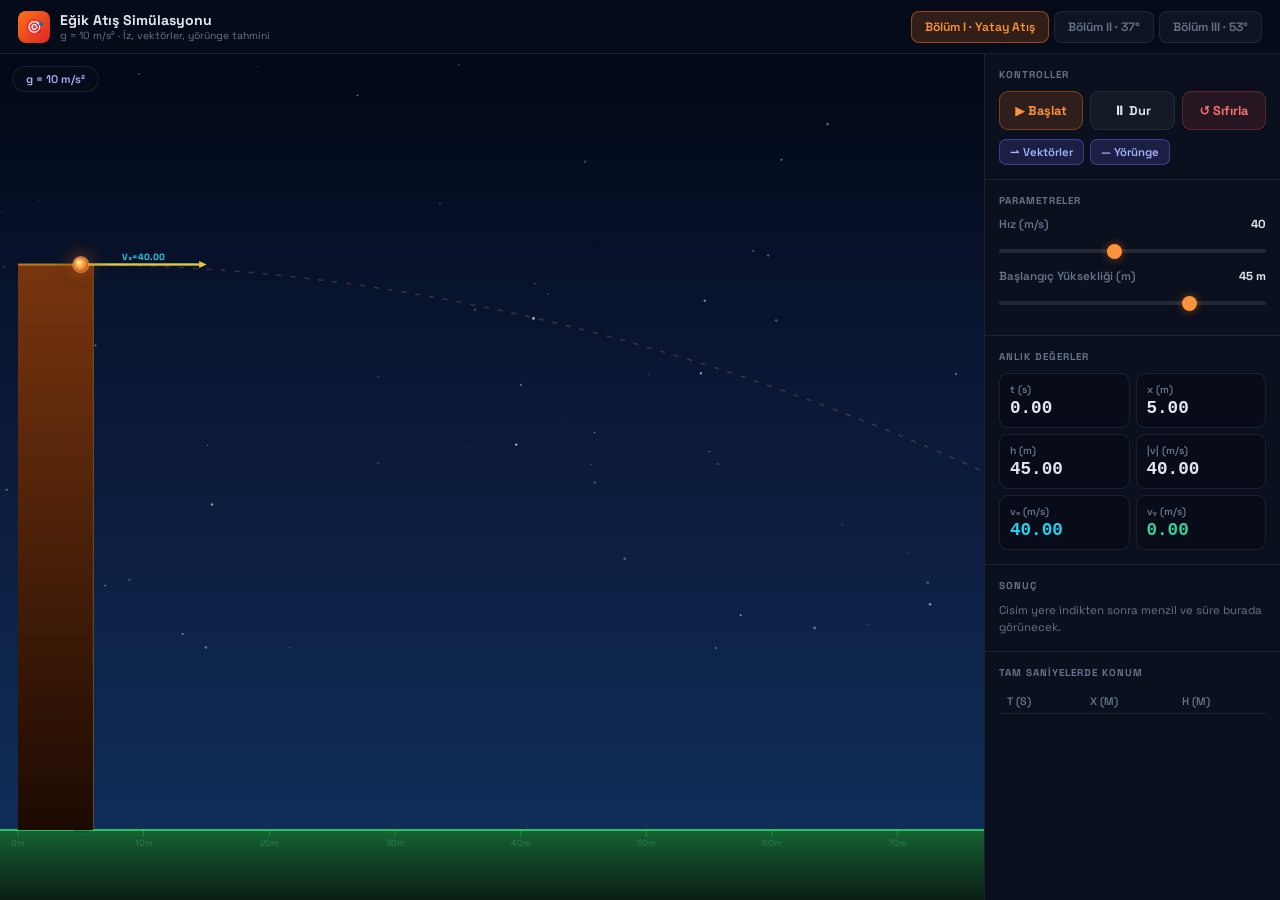
<file: egik-atis-scorm/index.html>
<!DOCTYPE html>
<html lang="tr">
<head>
  <meta charset="UTF-8">
  <meta name="viewport" content="width=device-width, initial-scale=1.0">
  <title>Eğik Atış Simülasyonu</title>
  <link href="https://fonts.googleapis.com/css2?family=Space+Grotesk:wght@400;500;600;700&display=swap" rel="stylesheet">
  <style>
    *, *::before, *::after { box-sizing: border-box; margin: 0; padding: 0; }
    :root {
      --bg:      #070c1a;
      --surface: rgba(255,255,255,0.04);
      --surf2:   rgba(255,255,255,0.07);
      --border:  rgba(255,255,255,0.08);
      --text:    #e2e8f0;
      --muted:   #64748b;
      --sidebar: 296px;
    }
    html, body {
      height: 100%; overflow: hidden;
      font-family: 'Space Grotesk', system-ui, sans-serif;
      background: var(--bg); color: var(--text);
    }
    .layout { display: flex; flex-direction: column; height: 100vh; }

    header {
      display: flex; align-items: center; justify-content: space-between;
      gap: 12px; padding: 0 18px; height: 54px; flex-shrink: 0;
      background: rgba(7,12,26,0.95); border-bottom: 1px solid var(--border);
      backdrop-filter: blur(20px); z-index: 20;
    }
    .h-left { display: flex; align-items: center; gap: 10px; }
    .h-icon {
      width: 32px; height: 32px;
      background: linear-gradient(135deg, #f97316, #dc2626);
      border-radius: 8px; display: grid; place-items: center; font-size: 15px; flex-shrink: 0;
    }
    .h-title { font-size: .88rem; font-weight: 700; }
    .h-sub   { font-size: .65rem; color: var(--muted); }
    .tabs { display: flex; gap: 5px; }
    .tab {
      padding: 7px 13px; background: var(--surface); border: 1px solid var(--border);
      border-radius: 8px; color: var(--muted); font-family: inherit; font-size: .76rem;
      font-weight: 600; cursor: pointer; transition: all .18s; white-space: nowrap;
    }
    .tab:hover { background: var(--surf2); color: var(--text); }
    .tab.on { background: rgba(249,115,22,.18); border-color: rgba(249,115,22,.5); color: #fb923c; }

    .body { flex: 1; display: flex; overflow: hidden; min-height: 0; }

    .cvs-wrap { flex: 1; position: relative; overflow: hidden; min-width: 0; }
    #sim { display: block; }

    aside {
      width: var(--sidebar); flex-shrink: 0; display: flex; flex-direction: column;
      border-left: 1px solid var(--border); background: rgba(255,255,255,0.015);
      overflow-y: auto; overflow-x: hidden;
    }
    aside::-webkit-scrollbar { width: 3px; }
    aside::-webkit-scrollbar-thumb { background: var(--border); border-radius: 3px; }

    .s-sec { padding: 14px; }
    .s-sec + .s-sec { border-top: 1px solid var(--border); }
    .s-lbl {
      font-size: .62rem; font-weight: 700; color: var(--muted);
      text-transform: uppercase; letter-spacing: .1em; margin-bottom: 10px;
    }

    .btn-row { display: flex; gap: 7px; }
    .btn {
      flex: 1; padding: 10px 6px; border: 1px solid var(--border);
      border-radius: 9px; font-family: inherit; font-size: .8rem; font-weight: 700;
      cursor: pointer; transition: all .18s; text-align: center;
    }
    .btn-start { background: rgba(249,115,22,.15); border-color: rgba(249,115,22,.4); color: #fb923c; }
    .btn-start:hover { background: rgba(249,115,22,.25); }
    .btn-pause { background: var(--surface); color: var(--text); }
    .btn-pause:hover { background: var(--surf2); }
    .btn-reset { background: rgba(239,68,68,.12); border-color: rgba(239,68,68,.3); color: #f87171; }
    .btn-reset:hover { background: rgba(239,68,68,.22); }

    .tgl-row { display: flex; gap: 6px; margin-top: 9px; flex-wrap: wrap; }
    .tgl {
      display: flex; align-items: center; gap: 4px;
      padding: 5px 10px; background: var(--surface); border: 1px solid var(--border);
      border-radius: 7px; color: var(--muted); font-family: inherit; font-size: .71rem;
      font-weight: 600; cursor: pointer; transition: all .18s;
    }
    .tgl.on { background: rgba(99,102,241,.18); border-color: rgba(99,102,241,.45); color: #a5b4fc; }

    .sl-row { margin-bottom: 11px; }
    .sl-row label {
      display: flex; justify-content: space-between;
      font-size: .73rem; font-weight: 600; color: var(--muted); margin-bottom: 6px;
    }
    .sl-row label span { color: var(--text); font-weight: 700; }
    input[type=range] {
      width: 100%; appearance: none; height: 4px;
      background: rgba(255,255,255,.1); border-radius: 4px; outline: none; cursor: pointer;
    }
    input[type=range]::-webkit-slider-thumb {
      appearance: none; width: 15px; height: 15px; border-radius: 50%;
      background: #fb923c; box-shadow: 0 0 8px rgba(249,115,22,.5); cursor: grab;
    }

    .stats-grid { display: grid; grid-template-columns: 1fr 1fr; gap: 6px; }
    .stat-card {
      background: rgba(0,0,0,.2); border: 1px solid var(--border);
      border-radius: 9px; padding: 9px 10px;
    }
    .stat-k { font-size: .65rem; color: var(--muted); font-weight: 600; margin-bottom: 2px; }
    .stat-v { font-size: 1.1rem; font-weight: 800; font-family: 'Courier New', monospace; }

    table { width: 100%; border-collapse: collapse; font-size: .78rem; }
    thead th {
      text-align: left; padding: 5px 8px; color: var(--muted);
      font-weight: 600; font-size: .68rem; text-transform: uppercase;
      border-bottom: 1px solid var(--border);
    }
    tbody tr:nth-child(even) { background: rgba(255,255,255,.02); }
    tbody td { padding: 5px 8px; color: var(--text); font-family: 'Courier New', monospace; font-size: .78rem; }
    .tbl-wrap { max-height: 200px; overflow-y: auto; }
    .tbl-wrap::-webkit-scrollbar { width: 3px; }
    .tbl-wrap::-webkit-scrollbar-thumb { background: var(--border); }

    .result-box {
      background: rgba(249,115,22,.08); border: 1px solid rgba(249,115,22,.2);
      border-radius: 10px; padding: 12px; text-align: center; display: none;
    }
    .result-box.show { display: block; }
    .res-R { font-size: 1.3rem; font-weight: 800; color: #fb923c; }
    .res-T { font-size: .8rem; color: var(--muted); margin-top: 3px; }

    .g-badge {
      position: absolute; top: 12px; left: 12px;
      padding: 5px 13px; background: rgba(7,12,26,.75); backdrop-filter: blur(12px);
      border: 1px solid var(--border); border-radius: 20px;
      font-size: .7rem; font-weight: 600; color: #a5b4fc; z-index: 5; pointer-events: none;
    }

    /* SCORM tamamlanma bildirimi */
    #scorm-badge {
      position: fixed; bottom: 16px; right: 16px; z-index: 100;
      padding: 8px 14px; background: rgba(34,197,94,.18);
      border: 1px solid rgba(34,197,94,.45); border-radius: 10px;
      font-size: .72rem; font-weight: 700; color: #4ade80;
      display: none; backdrop-filter: blur(12px);
    }
    #scorm-badge.show { display: block; }

    @media (max-width: 700px) {
      :root { --sidebar: 100%; }
      .body { flex-direction: column; }
      aside { width: 100%; border-left: none; border-top: 1px solid var(--border); max-height: 42vh; }
      .tabs .tab { font-size: .68rem; padding: 5px 9px; }
      .h-sub { display: none; }
    }
  </style>
</head>
<body>
<div class="layout">

  <header>
    <div class="h-left">
      <div class="h-icon">🎯</div>
      <div>
        <div class="h-title">Eğik Atış Simülasyonu</div>
        <div class="h-sub">g = 10 m/s² · İz, vektörler, yörünge tahmini</div>
      </div>
    </div>
    <div class="tabs" id="tabs">
      <button class="tab on" data-scene="I">Bölüm I · Yatay Atış</button>
      <button class="tab"    data-scene="II">Bölüm II · 37°</button>
      <button class="tab"    data-scene="III">Bölüm III · 53°</button>
    </div>
  </header>

  <div class="body">
    <div class="cvs-wrap" id="cvs-wrap">
      <canvas id="sim"></canvas>
      <div class="g-badge">g = 10 m/s²</div>
    </div>

    <aside>

      <div class="s-sec">
        <div class="s-lbl">Kontroller</div>
        <div class="btn-row">
          <button class="btn btn-start" id="btnStart">▶ Başlat</button>
          <button class="btn btn-pause" id="btnPause">⏸ Dur</button>
          <button class="btn btn-reset" id="btnReset">↺ Sıfırla</button>
        </div>
        <div class="tgl-row">
          <button class="tgl on" id="tVec">⇀ Vektörler</button>
          <button class="tgl on" id="tPred">— Yörünge</button>
        </div>
      </div>

      <div class="s-sec" id="secSliders">
        <div class="s-lbl">Parametreler</div>
        <div class="sl-row" id="rowSpeed">
          <label>Hız (m/s) <span id="speedVal">50</span></label>
          <input type="range" id="slSpeed" min="10" max="80" step="1" value="50">
        </div>
        <div class="sl-row" id="rowAngle" hidden>
          <label>Açı (°) <span id="angleVal">37</span></label>
          <input type="range" id="slAngle" min="10" max="80" step="1" value="37">
        </div>
        <div class="sl-row" id="rowHeight" hidden>
          <label>Başlangıç Yüksekliği (m) <span id="heightVal">45</span></label>
          <input type="range" id="slHeight" min="5" max="60" step="1" value="45">
        </div>
      </div>

      <div class="s-sec">
        <div class="s-lbl">Anlık Değerler</div>
        <div class="stats-grid">
          <div class="stat-card"><div class="stat-k">t (s)</div><div class="stat-v" id="stT">0.00</div></div>
          <div class="stat-card"><div class="stat-k">x (m)</div><div class="stat-v" id="stX">0.00</div></div>
          <div class="stat-card"><div class="stat-k">h (m)</div><div class="stat-v" id="stH">0.00</div></div>
          <div class="stat-card"><div class="stat-k">|v| (m/s)</div><div class="stat-v" id="stV">0.00</div></div>
          <div class="stat-card"><div class="stat-k">vₓ (m/s)</div><div class="stat-v" id="stVx" style="color:#22d3ee">0.00</div></div>
          <div class="stat-card"><div class="stat-k">vᵧ (m/s)</div><div class="stat-v" id="stVy" style="color:#34d399">0.00</div></div>
        </div>
      </div>

      <div class="s-sec">
        <div class="s-lbl">Sonuç</div>
        <div class="result-box" id="resultBox">
          <div class="res-R" id="resR">R = — m</div>
          <div class="res-T" id="resT">Toplam süre: — s</div>
        </div>
        <div style="color:var(--muted);font-size:.72rem;line-height:1.5;" id="noResult">
          Cisim yere indikten sonra menzil ve süre burada görünecek.
        </div>
      </div>

      <div class="s-sec">
        <div class="s-lbl">Tam Saniyelerde Konum</div>
        <div class="tbl-wrap">
          <table>
            <thead><tr><th>t (s)</th><th>x (m)</th><th>h (m)</th></tr></thead>
            <tbody id="tblBody"></tbody>
          </table>
        </div>
      </div>

    </aside>
  </div>
</div>

<div id="scorm-badge">✓ Tamamlandı — LMS'e kaydedildi</div>

<script>
/* ── SCORM 1.2 API ───────────────────────────────────── */
const SCORM = (function () {
  let api = null;
  let initialized = false;
  let completed = false;

  function findAPI(win) {
    let attempts = 0;
    while (win.API == null && win.parent != null && win.parent !== win) {
      attempts++;
      if (attempts > 7) return null;
      win = win.parent;
    }
    return win.API || null;
  }

  function init() {
    api = findAPI(window);
    if (!api && window.opener) api = findAPI(window.opener);
    if (!api) { console.warn('SCORM API bulunamadı — bağımsız modda çalışıyor.'); return false; }
    const result = api.LMSInitialize('');
    initialized = (result === 'true' || result === true);
    if (initialized) {
      api.LMSSetValue('cmi.core.lesson_status', 'incomplete');
      api.LMSCommit('');
    }
    return initialized;
  }

  function complete(scoreRaw) {
    if (completed) return;
    completed = true;
    if (!api || !initialized) {
      document.getElementById('scorm-badge').classList.add('show');
      return;
    }
    api.LMSSetValue('cmi.core.lesson_status', 'completed');
    if (scoreRaw !== undefined) {
      api.LMSSetValue('cmi.core.score.raw', String(Math.round(scoreRaw)));
      api.LMSSetValue('cmi.core.score.min', '0');
      api.LMSSetValue('cmi.core.score.max', '100');
    }
    api.LMSCommit('');
    document.getElementById('scorm-badge').classList.add('show');
  }

  function finish() {
    if (!api || !initialized) return;
    api.LMSFinish('');
  }

  return { init, complete, finish };
})();

window.addEventListener('load',   () => SCORM.init());
window.addEventListener('unload', () => SCORM.finish());

/* ── HELPERS ─────────────────────────────────────────── */
const rad   = d => d * Math.PI / 180;
const fmt   = n => (Math.round(n * 100) / 100).toFixed(2);
const lerp  = (a, b, t) => a + (b - a) * t;
const clamp = (v, a, b) => Math.max(a, Math.min(b, v));

/* ── DOM ─────────────────────────────────────────────── */
const canvas   = document.getElementById('sim');
const ctx      = canvas.getContext('2d');
const cWrap    = document.getElementById('cvs-wrap');
const btnStart = document.getElementById('btnStart');
const btnPause = document.getElementById('btnPause');
const btnReset = document.getElementById('btnReset');
const tVec     = document.getElementById('tVec');
const tPred    = document.getElementById('tPred');
const tblBody  = document.getElementById('tblBody');

/* ── CANVAS SIZE ─────────────────────────────────────── */
const dpr = Math.min(window.devicePixelRatio || 1, 2);
let W = 0, H = 0;
function resizeCanvas() {
  W = cWrap.clientWidth; H = cWrap.clientHeight;
  canvas.width  = W * dpr; canvas.height = H * dpr;
  canvas.style.width = W + 'px'; canvas.style.height = H + 'px';
  ctx.setTransform(dpr, 0, 0, dpr, 0, 0);
}
window.addEventListener('resize', () => { resizeCanvas(); draw(); });
resizeCanvas();

/* ── STARS ───────────────────────────────────────────── */
const STARS = Array.from({length: 60}, () => ({
  rx: Math.random(), ry: Math.random() * 0.72,
  r: Math.random() * 1.1 + 0.3,
  a: Math.random() * 0.55 + 0.15
}));

/* ── PHYSICS ─────────────────────────────────────────── */
const G = 10;
const SCENES = {
  I:   { type: 'horizontal', v0: 40, h0: 45, angle: 0, allowAngle: false },
  II:  { type: 'angled',     v0: 50, angle: 37, allowAngle: true },
  III: { type: 'angled',     v0: 50, angle: 53, allowAngle: true }
};

let sceneKey = 'I';
let showVec  = true;
let showPred = true;

/* Tamamlanan bölümleri takip et — 3/3 tamamlandığında SCORM complete */
const completedScenes = new Set();

const state = {
  running: false, t: 0, dt: 1/60,
  pos: {x:0, y:0}, vel: {x:0, y:0},
  trail: [], tableMarks: new Set(),
  worldW: 150,
  camX: 0, viewHm: 60, targetHm: 60,
  yOff: 0, targetYOff: 0,
  land: { x: null, time: null, pulse: 0 }
};

function initKinematics() {
  const sc  = SCENES[sceneKey];
  const v0  = +document.getElementById('slSpeed').value;
  const ang = sc.allowAngle ? rad(+document.getElementById('slAngle').value) : 0;
  const h0  = sc.type === 'horizontal' ? +document.getElementById('slHeight').value : 0;

  state.pos = { x: 5, y: h0 };
  state.vel = {
    x: sc.type === 'horizontal' ? v0 : v0 * Math.cos(ang),
    y: sc.type === 'horizontal' ? 0  : v0 * Math.sin(ang)
  };
  state.t = 0;
  state.trail = [];
  state.tableMarks.clear();
  tblBody.innerHTML = '';
  state.camX = 0;
  state.viewHm  = 60; state.targetHm  = 60;
  state.yOff    = 0;  state.targetYOff = 0;
  state.land = { x: null, time: null, pulse: 0 };

  const { R } = predictLanding();
  state.worldW = Math.max(100, R + 25);

  document.getElementById('resultBox').classList.remove('show');
  document.getElementById('noResult').style.display = '';
  updateStats(0, state.pos.x, Math.max(0, state.pos.y),
    Math.hypot(state.vel.x, state.vel.y), state.vel.x, state.vel.y);
}

function predictLanding() {
  const sc  = SCENES[sceneKey];
  const v0  = +document.getElementById('slSpeed').value;
  const ang = sc.allowAngle ? rad(+document.getElementById('slAngle').value) : 0;
  const h0  = sc.type === 'horizontal' ? +document.getElementById('slHeight').value : 0;
  const x0  = 5;
  if (sc.type === 'horizontal') {
    const T = Math.sqrt(2 * h0 / G);
    return { T, R: x0 + v0 * T };
  } else {
    const vx = v0 * Math.cos(ang), vy = v0 * Math.sin(ang);
    const T  = (2 * vy) / G;
    return { T, R: x0 + vx * T };
  }
}

/* ── STEP ────────────────────────────────────────────── */
function step() {
  const dt = state.dt;
  state.vel.y -= G * dt;
  state.pos.x += state.vel.x * dt;
  state.pos.y += state.vel.y * dt;
  state.t += dt;

  if (!state.trail.length || state.t - state.trail[state.trail.length - 1].t > 0.05) {
    state.trail.push({ x: state.pos.x, y: state.pos.y, t: state.t });
    if (state.trail.length > 3000) state.trail.shift();
  }

  if (state.pos.y <= 0) {
    if (state.land.x === null) {
      state.land.x    = state.pos.x;
      state.land.time = state.t;
      state.land.pulse = 1;
      state.targetHm  = 90;
      state.targetYOff = -110;
      document.getElementById('resultBox').classList.add('show');
      document.getElementById('noResult').style.display = 'none';
      document.getElementById('resR').textContent = 'R = ' + fmt(state.pos.x) + ' m';
      document.getElementById('resT').textContent = 'Toplam süre: ' + fmt(state.t) + ' s';

      /* SCORM: bu bölümü tamamlandı olarak işaretle */
      completedScenes.add(sceneKey);
      if (completedScenes.size >= 3) {
        SCORM.complete(100);
      } else {
        /* En az 1 bölüm tamamlandığında incomplete → in-progress */
        SCORM.complete(Math.round((completedScenes.size / 3) * 100));
      }
    }
    state.pos.y = 0;
    state.running = false;
    btnStart.textContent = '▶ Tekrar';
  }

  const sp = Math.hypot(state.vel.x, state.vel.y);
  updateStats(state.t, state.pos.x, Math.max(0, state.pos.y), sp, state.vel.x, state.vel.y);

  const k = Math.floor(state.t + 1e-6);
  if (k >= 0 && !state.tableMarks.has(k) && Math.abs(state.t - k) < state.dt * 1.5) {
    state.tableMarks.add(k);
    const tr = document.createElement('tr');
    tr.innerHTML = `<td>${k}</td><td>${fmt(state.pos.x)}</td><td>${fmt(Math.max(0, state.pos.y))}</td>`;
    tblBody.appendChild(tr);
    tblBody.scrollTop = tblBody.scrollHeight;
  }
}

function updateStats(t, x, h, v, vx, vy) {
  document.getElementById('stT').textContent  = fmt(t);
  document.getElementById('stX').textContent  = fmt(x);
  document.getElementById('stH').textContent  = fmt(h);
  document.getElementById('stV').textContent  = fmt(v);
  document.getElementById('stVx').textContent = fmt(vx);
  document.getElementById('stVy').textContent = fmt(vy);
}

/* ── DRAW ────────────────────────────────────────────── */
function draw() {
  const pad = 18, ruleH = 70, topPad = 22;
  state.viewHm = lerp(state.viewHm, state.targetHm, 0.09);
  const scale   = (H - ruleH - topPad) / state.viewHm;
  const viewWm  = (W - pad * 2) / scale;
  const pr      = predictLanding();
  const targetCamX = state.land.x === null
    ? clamp(state.pos.x - viewWm * 0.35, 0, Math.max(0, state.worldW - viewWm))
    : clamp(state.land.x - viewWm * 0.5, 0, Math.max(0, state.worldW - viewWm));
  state.camX = lerp(state.camX, targetCamX, 0.12);
  state.yOff = lerp(state.yOff, state.targetYOff, 0.15);

  const Xc = m => pad + (m - state.camX) * scale;
  const Yc = m => (H - ruleH - m * scale) + state.yOff;
  const groundY = Yc(0);

  ctx.clearRect(0, 0, W, H);

  const sky = ctx.createLinearGradient(0, 0, 0, groundY);
  sky.addColorStop(0,   '#020817');
  sky.addColorStop(0.5, '#0c1a3a');
  sky.addColorStop(1,   '#0f2d58');
  ctx.fillStyle = sky;
  ctx.fillRect(0, 0, W, groundY);

  STARS.forEach(s => {
    ctx.beginPath();
    ctx.arc(s.rx * W, s.ry * H, s.r, 0, Math.PI * 2);
    ctx.fillStyle = `rgba(255,255,255,${s.a})`;
    ctx.fill();
  });

  const grd = ctx.createLinearGradient(0, groundY, 0, H);
  grd.addColorStop(0,   '#166534');
  grd.addColorStop(0.2, '#14532d');
  grd.addColorStop(1,   '#0a1f14');
  ctx.fillStyle = grd;
  ctx.fillRect(0, groundY, W, H - groundY);

  ctx.beginPath(); ctx.moveTo(0, groundY); ctx.lineTo(W, groundY);
  ctx.strokeStyle = '#22c55e'; ctx.lineWidth = 2; ctx.stroke();

  ctx.font = '9px Space Grotesk, sans-serif';
  ctx.textAlign = 'center';
  const mStart = Math.floor(state.camX / 10) * 10;
  for (let m = mStart; m <= mStart + viewWm + 10; m += 10) {
    const mx = Xc(m);
    if (mx < 0 || mx > W) continue;
    ctx.beginPath(); ctx.moveTo(mx, groundY); ctx.lineTo(mx, groundY + 7);
    ctx.strokeStyle = 'rgba(74,222,128,0.3)'; ctx.lineWidth = 1; ctx.stroke();
    ctx.fillStyle = 'rgba(74,222,128,0.35)';
    ctx.fillText(m + 'm', mx, groundY + 16);
  }

  if (SCENES[sceneKey].type === 'horizontal') {
    const h0 = +document.getElementById('slHeight').value;
    const platX = Xc(0), platW = 6 * scale;
    const platGrd = ctx.createLinearGradient(0, Yc(h0), 0, groundY);
    platGrd.addColorStop(0, '#78350f');
    platGrd.addColorStop(1, '#1c0a02');
    ctx.fillStyle = platGrd;
    ctx.fillRect(platX, Yc(h0), platW, groundY - Yc(h0));
    ctx.beginPath(); ctx.moveTo(platX, Yc(h0)); ctx.lineTo(platX + platW, Yc(h0));
    ctx.strokeStyle = 'rgba(251,191,36,0.6)'; ctx.lineWidth = 2; ctx.stroke();
    ctx.beginPath(); ctx.moveTo(platX + platW, Yc(h0)); ctx.lineTo(platX + platW, groundY);
    ctx.strokeStyle = 'rgba(251,191,36,0.3)'; ctx.lineWidth = 1; ctx.stroke();
  }

  if (SCENES[sceneKey].type === 'angled' && state.t < 0.5) {
    const ang = rad(+document.getElementById('slAngle').value);
    const lx  = Xc(5), ly = Yc(0);
    ctx.save();
    ctx.strokeStyle = 'rgba(168,85,247,0.7)';
    ctx.lineWidth = 1.5;
    ctx.beginPath();
    ctx.arc(lx, ly, 38, -ang, 0);
    ctx.stroke();
    ctx.fillStyle = 'rgba(192,132,252,0.9)';
    ctx.font = 'bold 10px Space Grotesk';
    ctx.textAlign = 'center';
    const midA = ang / 2;
    ctx.fillText(Math.round(ang * 180 / Math.PI) + '°',
      lx + 50 * Math.cos(midA), ly - 50 * Math.sin(midA));
    ctx.restore();
  }

  if (showPred && state.land.x === null) {
    ctx.save();
    ctx.setLineDash([5, 9]);
    ctx.strokeStyle = 'rgba(251,146,60,0.22)';
    ctx.lineWidth = 1.5;
    ctx.beginPath();
    let px = state.pos.x, py = Math.max(0, state.pos.y);
    let pvx = state.vel.x, pvy = state.vel.y;
    let first = true;
    for (let i = 0; i < 6000; i++) {
      const sx = Xc(px), sy = Yc(Math.max(0, py));
      if (first) { ctx.moveTo(sx, sy); first = false; }
      else ctx.lineTo(sx, sy);
      pvy -= G * 0.04; px += pvx * 0.04; py += pvy * 0.04;
      if (py <= 0) { ctx.lineTo(Xc(px), Yc(0)); break; }
    }
    ctx.stroke();
    ctx.setLineDash([]);
    ctx.restore();
  }

  ctx.save();
  state.trail.forEach((p, i) => {
    const sx = Xc(p.x), sy = Yc(p.y);
    if (sx < -10 || sx > W + 10) return;
    const age = (i / state.trail.length);
    const isSecond = state.tableMarks.has(Math.round(p.t)) && Math.abs(p.t - Math.round(p.t)) < 0.06;
    if (isSecond) {
      ctx.beginPath();
      ctx.arc(sx, sy, 4, 0, Math.PI * 2);
      ctx.fillStyle = `rgba(251,191,36,${age * 0.85})`;
      ctx.fill();
    } else {
      ctx.beginPath();
      ctx.arc(sx, sy, 2, 0, Math.PI * 2);
      ctx.fillStyle = `rgba(251,146,60,${age * 0.55})`;
      ctx.fill();
    }
  });
  ctx.restore();

  const rx   = Xc(pr.R);
  const fh   = 60, fw = 22, fy = Yc(0);
  ctx.save();
  ctx.strokeStyle = 'rgba(99,102,241,0.7)'; ctx.lineWidth = 1.5;
  ctx.setLineDash([5, 4]);
  ctx.beginPath(); ctx.moveTo(rx, fy); ctx.lineTo(rx, fy - fh + 10); ctx.stroke();
  ctx.setLineDash([]);
  ctx.fillStyle = 'rgba(249,115,22,.95)';
  ctx.beginPath();
  ctx.moveTo(rx, fy - fh);
  ctx.lineTo(rx + fw, fy - fh + fw * 0.45);
  ctx.lineTo(rx, fy - fh + fw * 0.9);
  ctx.closePath(); ctx.fill();
  ctx.font = '600 10px Space Grotesk';
  ctx.fillStyle = '#e2e8f0'; ctx.textAlign = 'center';
  ctx.fillText('R = ' + fmt(pr.R) + ' m', rx + fw * 0.5, fy - fh - 6);
  ctx.restore();

  if (state.land.x !== null && state.land.pulse > 0.01) {
    const pr2 = (1 - state.land.pulse) * 8 + state.land.pulse * 48;
    ctx.save();
    ctx.strokeStyle = `rgba(249,115,22,${(1 - state.land.pulse) * 0.9})`;
    ctx.lineWidth = 2.5;
    ctx.beginPath();
    ctx.arc(Xc(state.land.x), Yc(0), pr2, Math.PI, 0);
    ctx.stroke();
    ctx.restore();
    state.land.pulse *= 0.91;
  }

  const bx = Xc(state.pos.x), by = Yc(Math.max(0, state.pos.y));
  const shadowAlpha = Math.max(0, 1 - state.pos.y / 80) * 0.35;
  ctx.save();
  ctx.beginPath();
  ctx.ellipse(bx, groundY, 8, 3, 0, 0, Math.PI * 2);
  ctx.fillStyle = `rgba(0,0,0,${shadowAlpha})`;
  ctx.fill();
  ctx.restore();

  if (showVec && (Math.abs(state.vel.x) > 0.1 || Math.abs(state.vel.y) > 0.1)) {
    const arrowPx = scale * 0.25;
    const vx = state.vel.x, vy = state.vel.y;
    drawArrow(ctx, bx, by, bx + vx * arrowPx,    by,              '#22d3ee', 'Vₓ=' + fmt(vx));
    drawArrow(ctx, bx, by, bx,                    by - vy * arrowPx, vy >= 0 ? '#34d399' : '#f87171', 'Vᵧ=' + fmt(vy));
    drawArrow(ctx, bx, by, bx + vx * arrowPx,    by - vy * arrowPx, '#fbbf24', '');
  }

  const ballR = 8;
  const ballGrd = ctx.createRadialGradient(bx - 2.5, by - 2.5, 0.5, bx, by, ballR);
  ballGrd.addColorStop(0, '#fef08a');
  ballGrd.addColorStop(0.6, '#fb923c');
  ballGrd.addColorStop(1, '#b45309');
  const glow = ctx.createRadialGradient(bx, by, 0, bx, by, ballR * 3.5);
  glow.addColorStop(0, 'rgba(249,115,22,0.35)');
  glow.addColorStop(1, 'transparent');
  ctx.beginPath(); ctx.arc(bx, by, ballR * 3.5, 0, Math.PI * 2);
  ctx.fillStyle = glow; ctx.fill();
  ctx.beginPath(); ctx.arc(bx, by, ballR, 0, Math.PI * 2);
  ctx.fillStyle = ballGrd; ctx.fill();
  ctx.strokeStyle = 'rgba(255,255,255,0.3)'; ctx.lineWidth = 1.2; ctx.stroke();

  if (state.running && state.vel.y < 0 && state.pos.y > 2) {
    ctx.save();
    ctx.setLineDash([4, 6]);
    ctx.strokeStyle = 'rgba(168,85,247,0.4)';
    ctx.lineWidth = 1;
    ctx.beginPath();
    ctx.moveTo(pad, by); ctx.lineTo(W - pad, by);
    ctx.stroke();
    ctx.setLineDash([]);
    ctx.font = '9px Space Grotesk'; ctx.fillStyle = 'rgba(192,132,252,0.7)';
    ctx.textAlign = 'left';
    ctx.fillText('h = ' + fmt(state.pos.y) + ' m', pad + 4, by - 4);
    ctx.restore();
  }
}

function drawArrow(ctx, x1, y1, x2, y2, color, label) {
  const dx = x2 - x1, dy = y2 - y1;
  const len = Math.sqrt(dx*dx + dy*dy);
  if (len < 6) return;
  const ux = dx/len, uy = dy/len;
  const hl = Math.min(8, len * 0.35), ha = 0.42;
  ctx.save();
  ctx.strokeStyle = color; ctx.lineWidth = 2; ctx.lineCap = 'round';
  ctx.beginPath(); ctx.moveTo(x1, y1); ctx.lineTo(x2 - ux*hl, y2 - uy*hl); ctx.stroke();
  ctx.fillStyle = color;
  ctx.beginPath();
  ctx.moveTo(x2, y2);
  ctx.lineTo(x2 - hl*(ux*Math.cos(ha)-uy*Math.sin(ha)), y2 - hl*(uy*Math.cos(ha)+ux*Math.sin(ha)));
  ctx.lineTo(x2 - hl*(ux*Math.cos(-ha)-uy*Math.sin(-ha)), y2 - hl*(uy*Math.cos(-ha)+ux*Math.sin(-ha)));
  ctx.closePath(); ctx.fill();
  if (label) {
    ctx.font = '700 9px Space Grotesk, sans-serif';
    ctx.fillStyle = color; ctx.textAlign = 'center';
    ctx.fillText(label, (x1 + x2) / 2 + (dy < 0 ? -22 : 0), (y1 + y2) / 2 + (dx > 0 ? -5 : 10));
  }
  ctx.restore();
}

/* ── ANIMATION LOOP ──────────────────────────────────── */
function loop() {
  if (state.running) step();
  draw();
  requestAnimationFrame(loop);
}
loop();

/* ── TAB HANDLING ────────────────────────────────────── */
document.getElementById('tabs').addEventListener('click', e => {
  const tab = e.target.closest('.tab');
  if (!tab) return;
  document.querySelectorAll('.tab').forEach(t => t.classList.remove('on'));
  tab.classList.add('on');
  sceneKey = tab.dataset.scene;
  loadScene();
});

function loadScene() {
  const sc = SCENES[sceneKey];
  document.getElementById('rowAngle').hidden  = !sc.allowAngle;
  document.getElementById('rowHeight').hidden = sc.type !== 'horizontal';
  document.getElementById('slSpeed').value = sc.v0;
  document.getElementById('speedVal').textContent = sc.v0;
  document.getElementById('slAngle').value = sc.angle || 37;
  document.getElementById('angleVal').textContent = (sc.angle || 37) + '°';
  document.getElementById('slHeight').value = sc.h0 || 45;
  document.getElementById('heightVal').textContent = (sc.h0 || 45) + ' m';
  reset();
}

/* ── CONTROLS ────────────────────────────────────────── */
btnStart.addEventListener('click', () => {
  if (!state.running) {
    if (state.t === 0 || state.pos.y <= 0) reset();
    state.running = true;
    btnStart.textContent = '▶ Devam';
  }
});
btnPause.addEventListener('click', () => {
  state.running = false;
  btnStart.textContent = '▶ Devam';
});
btnReset.addEventListener('click', reset);

function reset() {
  state.running = false;
  btnStart.textContent = '▶ Başlat';
  initKinematics();
}

document.getElementById('slSpeed').addEventListener('input', function() {
  document.getElementById('speedVal').textContent = this.value;
  reset();
});
document.getElementById('slAngle').addEventListener('input', function() {
  document.getElementById('angleVal').textContent = this.value + '°';
  reset();
});
document.getElementById('slHeight').addEventListener('input', function() {
  document.getElementById('heightVal').textContent = this.value + ' m';
  reset();
});

tVec.addEventListener('click', function() {
  showVec = !showVec;
  this.classList.toggle('on', showVec);
});
tPred.addEventListener('click', function() {
  showPred = !showPred;
  this.classList.toggle('on', showPred);
});

/* ── INIT ────────────────────────────────────────────── */
loadScene();
</script>
</body>
</html>
</file>
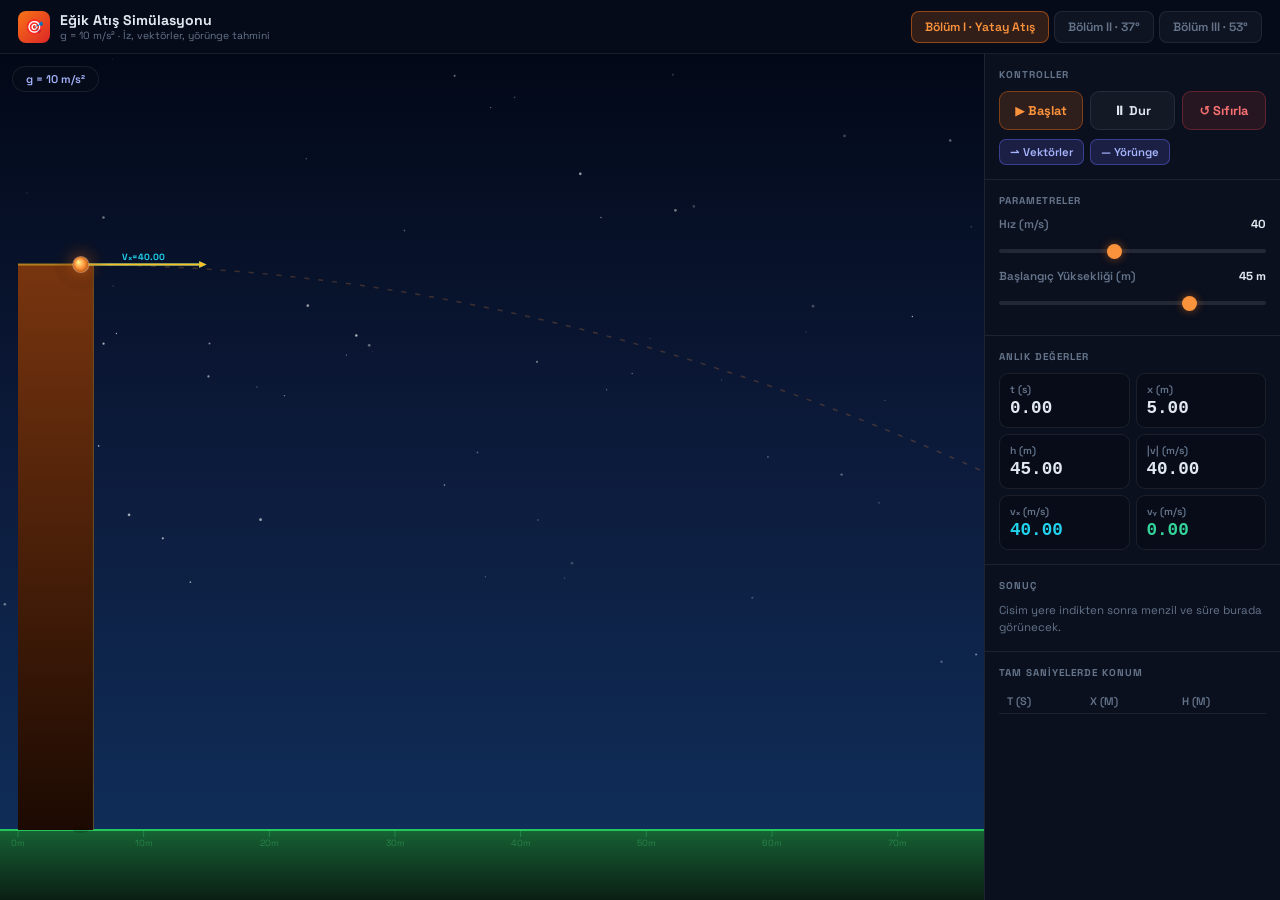
<file: egik-atis-simulasyon.html>
<!DOCTYPE html>
<html lang="tr">
<head>
  <meta charset="UTF-8">
  <meta name="viewport" content="width=device-width, initial-scale=1.0">
  <title>Eğik Atış Simülasyonu</title>
  <link href="https://fonts.googleapis.com/css2?family=Space+Grotesk:wght@400;500;600;700&display=swap" rel="stylesheet">
  <style>
    *, *::before, *::after { box-sizing: border-box; margin: 0; padding: 0; }
    :root {
      --bg:      #070c1a;
      --surface: rgba(255,255,255,0.04);
      --surf2:   rgba(255,255,255,0.07);
      --border:  rgba(255,255,255,0.08);
      --text:    #e2e8f0;
      --muted:   #64748b;
      --sidebar: 296px;
    }
    html, body {
      height: 100%; overflow: hidden;
      font-family: 'Space Grotesk', system-ui, sans-serif;
      background: var(--bg); color: var(--text);
    }
    .layout { display: flex; flex-direction: column; height: 100vh; }

    /* HEADER */
    header {
      display: flex; align-items: center; justify-content: space-between;
      gap: 12px; padding: 0 18px; height: 54px; flex-shrink: 0;
      background: rgba(7,12,26,0.95); border-bottom: 1px solid var(--border);
      backdrop-filter: blur(20px); z-index: 20;
    }
    .h-left { display: flex; align-items: center; gap: 10px; }
    .h-icon {
      width: 32px; height: 32px;
      background: linear-gradient(135deg, #f97316, #dc2626);
      border-radius: 8px; display: grid; place-items: center; font-size: 15px; flex-shrink: 0;
    }
    .h-title { font-size: .88rem; font-weight: 700; }
    .h-sub   { font-size: .65rem; color: var(--muted); }
    .tabs { display: flex; gap: 5px; }
    .tab {
      padding: 7px 13px; background: var(--surface); border: 1px solid var(--border);
      border-radius: 8px; color: var(--muted); font-family: inherit; font-size: .76rem;
      font-weight: 600; cursor: pointer; transition: all .18s; white-space: nowrap;
    }
    .tab:hover { background: var(--surf2); color: var(--text); }
    .tab.on { background: rgba(249,115,22,.18); border-color: rgba(249,115,22,.5); color: #fb923c; }

    /* BODY */
    .body { flex: 1; display: flex; overflow: hidden; min-height: 0; }

    /* CANVAS */
    .cvs-wrap { flex: 1; position: relative; overflow: hidden; min-width: 0; }
    #sim { display: block; }

    /* SIDEBAR */
    aside {
      width: var(--sidebar); flex-shrink: 0; display: flex; flex-direction: column;
      border-left: 1px solid var(--border); background: rgba(255,255,255,0.015);
      overflow-y: auto; overflow-x: hidden;
    }
    aside::-webkit-scrollbar { width: 3px; }
    aside::-webkit-scrollbar-thumb { background: var(--border); border-radius: 3px; }

    .s-sec { padding: 14px; }
    .s-sec + .s-sec { border-top: 1px solid var(--border); }
    .s-lbl {
      font-size: .62rem; font-weight: 700; color: var(--muted);
      text-transform: uppercase; letter-spacing: .1em; margin-bottom: 10px;
    }

    /* Buttons */
    .btn-row { display: flex; gap: 7px; }
    .btn {
      flex: 1; padding: 10px 6px; border: 1px solid var(--border);
      border-radius: 9px; font-family: inherit; font-size: .8rem; font-weight: 700;
      cursor: pointer; transition: all .18s; text-align: center;
    }
    .btn-start { background: rgba(249,115,22,.15); border-color: rgba(249,115,22,.4); color: #fb923c; }
    .btn-start:hover { background: rgba(249,115,22,.25); }
    .btn-pause { background: var(--surface); color: var(--text); }
    .btn-pause:hover { background: var(--surf2); }
    .btn-reset { background: rgba(239,68,68,.12); border-color: rgba(239,68,68,.3); color: #f87171; }
    .btn-reset:hover { background: rgba(239,68,68,.22); }

    /* Toggle row */
    .tgl-row { display: flex; gap: 6px; margin-top: 9px; flex-wrap: wrap; }
    .tgl {
      display: flex; align-items: center; gap: 4px;
      padding: 5px 10px; background: var(--surface); border: 1px solid var(--border);
      border-radius: 7px; color: var(--muted); font-family: inherit; font-size: .71rem;
      font-weight: 600; cursor: pointer; transition: all .18s;
    }
    .tgl.on { background: rgba(99,102,241,.18); border-color: rgba(99,102,241,.45); color: #a5b4fc; }

    /* Sliders */
    .sl-row { margin-bottom: 11px; }
    .sl-row label {
      display: flex; justify-content: space-between;
      font-size: .73rem; font-weight: 600; color: var(--muted); margin-bottom: 6px;
    }
    .sl-row label span { color: var(--text); font-weight: 700; }
    input[type=range] {
      width: 100%; appearance: none; height: 4px;
      background: rgba(255,255,255,.1); border-radius: 4px; outline: none; cursor: pointer;
    }
    input[type=range]::-webkit-slider-thumb {
      appearance: none; width: 15px; height: 15px; border-radius: 50%;
      background: #fb923c; box-shadow: 0 0 8px rgba(249,115,22,.5); cursor: grab;
    }

    /* Stats grid */
    .stats-grid { display: grid; grid-template-columns: 1fr 1fr; gap: 6px; }
    .stat-card {
      background: rgba(0,0,0,.2); border: 1px solid var(--border);
      border-radius: 9px; padding: 9px 10px;
    }
    .stat-k { font-size: .65rem; color: var(--muted); font-weight: 600; margin-bottom: 2px; }
    .stat-v { font-size: 1.1rem; font-weight: 800; font-family: 'Courier New', monospace; }

    /* Table */
    table { width: 100%; border-collapse: collapse; font-size: .78rem; }
    thead th {
      text-align: left; padding: 5px 8px; color: var(--muted);
      font-weight: 600; font-size: .68rem; text-transform: uppercase;
      border-bottom: 1px solid var(--border);
    }
    tbody tr:nth-child(even) { background: rgba(255,255,255,.02); }
    tbody td { padding: 5px 8px; color: var(--text); font-family: 'Courier New', monospace; font-size: .78rem; }
    .tbl-wrap { max-height: 200px; overflow-y: auto; }
    .tbl-wrap::-webkit-scrollbar { width: 3px; }
    .tbl-wrap::-webkit-scrollbar-thumb { background: var(--border); }

    /* Result box */
    .result-box {
      background: rgba(249,115,22,.08); border: 1px solid rgba(249,115,22,.2);
      border-radius: 10px; padding: 12px; text-align: center; display: none;
    }
    .result-box.show { display: block; }
    .res-R { font-size: 1.3rem; font-weight: 800; color: #fb923c; }
    .res-T { font-size: .8rem; color: var(--muted); margin-top: 3px; }

    /* Hint label */
    .g-badge {
      position: absolute; top: 12px; left: 12px;
      padding: 5px 13px; background: rgba(7,12,26,.75); backdrop-filter: blur(12px);
      border: 1px solid var(--border); border-radius: 20px;
      font-size: .7rem; font-weight: 600; color: #a5b4fc; z-index: 5; pointer-events: none;
    }

    /* MOBILE */
    @media (max-width: 700px) {
      :root { --sidebar: 100%; }
      .body { flex-direction: column; }
      aside { width: 100%; border-left: none; border-top: 1px solid var(--border); max-height: 42vh; }
      .tabs .tab { font-size: .68rem; padding: 5px 9px; }
      .h-sub { display: none; }
    }
  </style>
</head>
<body>
<div class="layout">

  <header>
    <div class="h-left">
      <div class="h-icon">🎯</div>
      <div>
        <div class="h-title">Eğik Atış Simülasyonu</div>
        <div class="h-sub">g = 10 m/s² · İz, vektörler, yörünge tahmini</div>
      </div>
    </div>
    <div class="tabs" id="tabs">
      <button class="tab on" data-scene="I">Bölüm I · Yatay Atış</button>
      <button class="tab"    data-scene="II">Bölüm II · 37°</button>
      <button class="tab"    data-scene="III">Bölüm III · 53°</button>
    </div>
  </header>

  <div class="body">
    <div class="cvs-wrap" id="cvs-wrap">
      <canvas id="sim"></canvas>
      <div class="g-badge">g = 10 m/s²</div>
    </div>

    <aside>

      <div class="s-sec">
        <div class="s-lbl">Kontroller</div>
        <div class="btn-row">
          <button class="btn btn-start" id="btnStart">▶ Başlat</button>
          <button class="btn btn-pause" id="btnPause">⏸ Dur</button>
          <button class="btn btn-reset" id="btnReset">↺ Sıfırla</button>
        </div>
        <div class="tgl-row">
          <button class="tgl on" id="tVec">⇀ Vektörler</button>
          <button class="tgl on" id="tPred">— Yörünge</button>
        </div>
      </div>

      <div class="s-sec" id="secSliders">
        <div class="s-lbl">Parametreler</div>
        <div class="sl-row" id="rowSpeed">
          <label>Hız (m/s) <span id="speedVal">50</span></label>
          <input type="range" id="slSpeed" min="10" max="80" step="1" value="50">
        </div>
        <div class="sl-row" id="rowAngle" hidden>
          <label>Açı (°) <span id="angleVal">37</span></label>
          <input type="range" id="slAngle" min="10" max="80" step="1" value="37">
        </div>
        <div class="sl-row" id="rowHeight" hidden>
          <label>Başlangıç Yüksekliği (m) <span id="heightVal">45</span></label>
          <input type="range" id="slHeight" min="5" max="60" step="1" value="45">
        </div>
      </div>

      <div class="s-sec">
        <div class="s-lbl">Anlık Değerler</div>
        <div class="stats-grid">
          <div class="stat-card"><div class="stat-k">t (s)</div><div class="stat-v" id="stT">0.00</div></div>
          <div class="stat-card"><div class="stat-k">x (m)</div><div class="stat-v" id="stX">0.00</div></div>
          <div class="stat-card"><div class="stat-k">h (m)</div><div class="stat-v" id="stH">0.00</div></div>
          <div class="stat-card"><div class="stat-k">|v| (m/s)</div><div class="stat-v" id="stV">0.00</div></div>
          <div class="stat-card"><div class="stat-k">vₓ (m/s)</div><div class="stat-v" id="stVx" style="color:#22d3ee">0.00</div></div>
          <div class="stat-card"><div class="stat-k">vᵧ (m/s)</div><div class="stat-v" id="stVy" style="color:#34d399">0.00</div></div>
        </div>
      </div>

      <div class="s-sec">
        <div class="s-lbl">Sonuç</div>
        <div class="result-box" id="resultBox">
          <div class="res-R" id="resR">R = — m</div>
          <div class="res-T" id="resT">Toplam süre: — s</div>
        </div>
        <div style="color:var(--muted);font-size:.72rem;line-height:1.5;" id="noResult">
          Cisim yere indikten sonra menzil ve süre burada görünecek.
        </div>
      </div>

      <div class="s-sec">
        <div class="s-lbl">Tam Saniyelerde Konum</div>
        <div class="tbl-wrap">
          <table>
            <thead><tr><th>t (s)</th><th>x (m)</th><th>h (m)</th></tr></thead>
            <tbody id="tblBody"></tbody>
          </table>
        </div>
      </div>

    </aside>
  </div>
</div>

<script>
/* ── HELPERS ─────────────────────────────────────────── */
const rad  = d => d * Math.PI / 180;
const fmt  = n => (Math.round(n * 100) / 100).toFixed(2);
const lerp = (a, b, t) => a + (b - a) * t;
const clamp = (v, a, b) => Math.max(a, Math.min(b, v));

/* ── DOM ─────────────────────────────────────────────── */
const canvas   = document.getElementById('sim');
const ctx      = canvas.getContext('2d');
const cWrap    = document.getElementById('cvs-wrap');
const btnStart = document.getElementById('btnStart');
const btnPause = document.getElementById('btnPause');
const btnReset = document.getElementById('btnReset');
const tVec     = document.getElementById('tVec');
const tPred    = document.getElementById('tPred');
const tblBody  = document.getElementById('tblBody');

/* ── CANVAS SIZE ─────────────────────────────────────── */
const dpr = Math.min(window.devicePixelRatio || 1, 2);
let W = 0, H = 0;
function resizeCanvas() {
  W = cWrap.clientWidth; H = cWrap.clientHeight;
  canvas.width  = W * dpr; canvas.height = H * dpr;
  canvas.style.width = W + 'px'; canvas.style.height = H + 'px';
  ctx.setTransform(dpr, 0, 0, dpr, 0, 0);
}
window.addEventListener('resize', () => { resizeCanvas(); draw(); });
resizeCanvas();

/* ── STARS ───────────────────────────────────────────── */
const STARS = Array.from({length: 60}, () => ({
  rx: Math.random(), ry: Math.random() * 0.72,
  r: Math.random() * 1.1 + 0.3,
  a: Math.random() * 0.55 + 0.15
}));

/* ── PHYSICS ─────────────────────────────────────────── */
const G = 10;
const SCENES = {
  I:   { type: 'horizontal', v0: 40, h0: 45, angle: 0, allowAngle: false },
  II:  { type: 'angled',     v0: 50, angle: 37, allowAngle: true },
  III: { type: 'angled',     v0: 50, angle: 53, allowAngle: true }
};

let sceneKey = 'I';
let showVec  = true;
let showPred = true;

const state = {
  running: false, t: 0, dt: 1/60,
  pos: {x:0, y:0}, vel: {x:0, y:0},
  trail: [], tableMarks: new Set(),
  worldW: 150,
  camX: 0, viewHm: 60, targetHm: 60,
  yOff: 0, targetYOff: 0,
  land: { x: null, time: null, pulse: 0 }
};

function initKinematics() {
  const sc  = SCENES[sceneKey];
  const v0  = +document.getElementById('slSpeed').value;
  const ang = sc.allowAngle ? rad(+document.getElementById('slAngle').value) : 0;
  const h0  = sc.type === 'horizontal' ? +document.getElementById('slHeight').value : 0;

  state.pos = { x: 5, y: h0 };
  state.vel = {
    x: sc.type === 'horizontal' ? v0 : v0 * Math.cos(ang),
    y: sc.type === 'horizontal' ? 0  : v0 * Math.sin(ang)
  };
  state.t = 0;
  state.trail = [];
  state.tableMarks.clear();
  tblBody.innerHTML = '';
  state.camX = 0;
  state.viewHm  = 60; state.targetHm  = 60;
  state.yOff    = 0;  state.targetYOff = 0;
  state.land = { x: null, time: null, pulse: 0 };

  const { R } = predictLanding();
  state.worldW = Math.max(100, R + 25);

  document.getElementById('resultBox').classList.remove('show');
  document.getElementById('noResult').style.display = '';
  updateStats(0, state.pos.x, Math.max(0, state.pos.y),
    Math.hypot(state.vel.x, state.vel.y), state.vel.x, state.vel.y);
}

function predictLanding() {
  const sc  = SCENES[sceneKey];
  const v0  = +document.getElementById('slSpeed').value;
  const ang = sc.allowAngle ? rad(+document.getElementById('slAngle').value) : 0;
  const h0  = sc.type === 'horizontal' ? +document.getElementById('slHeight').value : 0;
  const x0  = 5;
  if (sc.type === 'horizontal') {
    const T = Math.sqrt(2 * h0 / G);
    return { T, R: x0 + v0 * T };
  } else {
    const vx = v0 * Math.cos(ang), vy = v0 * Math.sin(ang);
    const T  = (2 * vy) / G;
    return { T, R: x0 + vx * T };
  }
}

/* ── STEP ────────────────────────────────────────────── */
function step() {
  const dt = state.dt;
  state.vel.y -= G * dt;
  state.pos.x += state.vel.x * dt;
  state.pos.y += state.vel.y * dt;
  state.t += dt;

  if (!state.trail.length || state.t - state.trail[state.trail.length - 1].t > 0.05) {
    state.trail.push({ x: state.pos.x, y: state.pos.y, t: state.t });
    if (state.trail.length > 3000) state.trail.shift();
  }

  if (state.pos.y <= 0) {
    if (state.land.x === null) {
      state.land.x    = state.pos.x;
      state.land.time = state.t;
      state.land.pulse = 1;
      state.targetHm  = 90;
      state.targetYOff = -110;
      document.getElementById('resultBox').classList.add('show');
      document.getElementById('noResult').style.display = 'none';
      document.getElementById('resR').textContent = 'R = ' + fmt(state.pos.x) + ' m';
      document.getElementById('resT').textContent = 'Toplam süre: ' + fmt(state.t) + ' s';
    }
    state.pos.y = 0;
    state.running = false;
    btnStart.textContent = '▶ Tekrar';
  }

  const sp = Math.hypot(state.vel.x, state.vel.y);
  updateStats(state.t, state.pos.x, Math.max(0, state.pos.y), sp, state.vel.x, state.vel.y);

  // Table
  const k = Math.floor(state.t + 1e-6);
  if (k >= 0 && !state.tableMarks.has(k) && Math.abs(state.t - k) < state.dt * 1.5) {
    state.tableMarks.add(k);
    const tr = document.createElement('tr');
    tr.innerHTML = `<td>${k}</td><td>${fmt(state.pos.x)}</td><td>${fmt(Math.max(0, state.pos.y))}</td>`;
    tblBody.appendChild(tr);
    tblBody.scrollTop = tblBody.scrollHeight;
  }
}

function updateStats(t, x, h, v, vx, vy) {
  document.getElementById('stT').textContent  = fmt(t);
  document.getElementById('stX').textContent  = fmt(x);
  document.getElementById('stH').textContent  = fmt(h);
  document.getElementById('stV').textContent  = fmt(v);
  document.getElementById('stVx').textContent = fmt(vx);
  document.getElementById('stVy').textContent = fmt(vy);
}

/* ── DRAW ────────────────────────────────────────────── */
function draw() {
  const pad = 18, ruleH = 70, topPad = 22;
  state.viewHm = lerp(state.viewHm, state.targetHm, 0.09);
  const scale   = (H - ruleH - topPad) / state.viewHm;
  const viewWm  = (W - pad * 2) / scale;
  const pr      = predictLanding();
  const targetCamX = state.land.x === null
    ? clamp(state.pos.x - viewWm * 0.35, 0, Math.max(0, state.worldW - viewWm))
    : clamp(state.land.x - viewWm * 0.5, 0, Math.max(0, state.worldW - viewWm));
  state.camX = lerp(state.camX, targetCamX, 0.12);
  state.yOff = lerp(state.yOff, state.targetYOff, 0.15);

  const Xc = m => pad + (m - state.camX) * scale;
  const Yc = m => (H - ruleH - m * scale) + state.yOff;
  const groundY = Yc(0);

  ctx.clearRect(0, 0, W, H);

  /* Sky */
  const sky = ctx.createLinearGradient(0, 0, 0, groundY);
  sky.addColorStop(0,   '#020817');
  sky.addColorStop(0.5, '#0c1a3a');
  sky.addColorStop(1,   '#0f2d58');
  ctx.fillStyle = sky;
  ctx.fillRect(0, 0, W, groundY);

  /* Stars */
  STARS.forEach(s => {
    ctx.beginPath();
    ctx.arc(s.rx * W, s.ry * H, s.r, 0, Math.PI * 2);
    ctx.fillStyle = `rgba(255,255,255,${s.a})`;
    ctx.fill();
  });

  /* Ground */
  const grd = ctx.createLinearGradient(0, groundY, 0, H);
  grd.addColorStop(0,   '#166534');
  grd.addColorStop(0.2, '#14532d');
  grd.addColorStop(1,   '#0a1f14');
  ctx.fillStyle = grd;
  ctx.fillRect(0, groundY, W, H - groundY);

  /* Ground line */
  ctx.beginPath(); ctx.moveTo(0, groundY); ctx.lineTo(W, groundY);
  ctx.strokeStyle = '#22c55e'; ctx.lineWidth = 2; ctx.stroke();

  /* Distance markers */
  ctx.font = '9px Space Grotesk, sans-serif';
  ctx.textAlign = 'center';
  const mStart = Math.floor(state.camX / 10) * 10;
  for (let m = mStart; m <= mStart + viewWm + 10; m += 10) {
    const mx = Xc(m);
    if (mx < 0 || mx > W) continue;
    ctx.beginPath(); ctx.moveTo(mx, groundY); ctx.lineTo(mx, groundY + 7);
    ctx.strokeStyle = 'rgba(74,222,128,0.3)'; ctx.lineWidth = 1; ctx.stroke();
    ctx.fillStyle = 'rgba(74,222,128,0.35)';
    ctx.fillText(m + 'm', mx, groundY + 16);
  }

  /* Platform (Scene I) */
  if (SCENES[sceneKey].type === 'horizontal') {
    const h0 = +document.getElementById('slHeight').value;
    const platX = Xc(0), platW = 6 * scale;
    const platGrd = ctx.createLinearGradient(0, Yc(h0), 0, groundY);
    platGrd.addColorStop(0, '#78350f');
    platGrd.addColorStop(1, '#1c0a02');
    ctx.fillStyle = platGrd;
    ctx.fillRect(platX, Yc(h0), platW, groundY - Yc(h0));
    ctx.beginPath(); ctx.moveTo(platX, Yc(h0)); ctx.lineTo(platX + platW, Yc(h0));
    ctx.strokeStyle = 'rgba(251,191,36,0.6)'; ctx.lineWidth = 2; ctx.stroke();
    ctx.beginPath(); ctx.moveTo(platX + platW, Yc(h0)); ctx.lineTo(platX + platW, groundY);
    ctx.strokeStyle = 'rgba(251,191,36,0.3)'; ctx.lineWidth = 1; ctx.stroke();
  }

  /* Launch angle arc */
  if (SCENES[sceneKey].type === 'angled' && state.t < 0.5) {
    const ang = rad(+document.getElementById('slAngle').value);
    const lx  = Xc(5), ly = Yc(0);
    ctx.save();
    ctx.strokeStyle = 'rgba(168,85,247,0.7)';
    ctx.lineWidth = 1.5;
    ctx.beginPath();
    ctx.arc(lx, ly, 38, -ang, 0);
    ctx.stroke();
    ctx.fillStyle = 'rgba(192,132,252,0.9)';
    ctx.font = 'bold 10px Space Grotesk';
    ctx.textAlign = 'center';
    const midA = ang / 2;
    ctx.fillText(Math.round(ang * 180 / Math.PI) + '°',
      lx + 50 * Math.cos(midA), ly - 50 * Math.sin(midA));
    ctx.restore();
  }

  /* Predicted trajectory */
  if (showPred && state.land.x === null) {
    ctx.save();
    ctx.setLineDash([5, 9]);
    ctx.strokeStyle = 'rgba(251,146,60,0.22)';
    ctx.lineWidth = 1.5;
    ctx.beginPath();
    let px = state.pos.x, py = Math.max(0, state.pos.y);
    let pvx = state.vel.x, pvy = state.vel.y;
    let first = true;
    for (let i = 0; i < 6000; i++) {
      const sx = Xc(px), sy = Yc(Math.max(0, py));
      if (first) { ctx.moveTo(sx, sy); first = false; }
      else ctx.lineTo(sx, sy);
      pvy -= G * 0.04; px += pvx * 0.04; py += pvy * 0.04;
      if (py <= 0) { ctx.lineTo(Xc(px), Yc(0)); break; }
    }
    ctx.stroke();
    ctx.setLineDash([]);
    ctx.restore();
  }

  /* Trail */
  ctx.save();
  state.trail.forEach((p, i) => {
    const sx = Xc(p.x), sy = Yc(p.y);
    if (sx < -10 || sx > W + 10) return;
    const age = (i / state.trail.length);
    const isSecond = state.tableMarks.has(Math.round(p.t)) && Math.abs(p.t - Math.round(p.t)) < 0.06;
    if (isSecond) {
      ctx.beginPath();
      ctx.arc(sx, sy, 4, 0, Math.PI * 2);
      ctx.fillStyle = `rgba(251,191,36,${age * 0.85})`;
      ctx.fill();
    } else {
      ctx.beginPath();
      ctx.arc(sx, sy, 2, 0, Math.PI * 2);
      ctx.fillStyle = `rgba(251,146,60,${age * 0.55})`;
      ctx.fill();
    }
  });
  ctx.restore();

  /* R Flag */
  const rx   = Xc(pr.R);
  const fh   = 60, fw = 22, fy = Yc(0);
  ctx.save();
  ctx.strokeStyle = 'rgba(99,102,241,0.7)'; ctx.lineWidth = 1.5;
  ctx.setLineDash([5, 4]);
  ctx.beginPath(); ctx.moveTo(rx, fy); ctx.lineTo(rx, fy - fh + 10); ctx.stroke();
  ctx.setLineDash([]);
  ctx.fillStyle = 'rgba(249,115,22,.95)';
  ctx.beginPath();
  ctx.moveTo(rx, fy - fh);
  ctx.lineTo(rx + fw, fy - fh + fw * 0.45);
  ctx.lineTo(rx, fy - fh + fw * 0.9);
  ctx.closePath(); ctx.fill();
  ctx.font = '600 10px Space Grotesk';
  ctx.fillStyle = '#e2e8f0'; ctx.textAlign = 'center';
  ctx.fillText('R = ' + fmt(pr.R) + ' m', rx + fw * 0.5, fy - fh - 6);
  ctx.restore();

  /* Land pulse ring */
  if (state.land.x !== null && state.land.pulse > 0.01) {
    const pr2 = (1 - state.land.pulse) * 8 + state.land.pulse * 48;
    ctx.save();
    ctx.strokeStyle = `rgba(249,115,22,${(1 - state.land.pulse) * 0.9})`;
    ctx.lineWidth = 2.5;
    ctx.beginPath();
    ctx.arc(Xc(state.land.x), Yc(0), pr2, Math.PI, 0);
    ctx.stroke();
    ctx.restore();
    state.land.pulse *= 0.91;
  }

  /* Ball shadow */
  const bx = Xc(state.pos.x), by = Yc(Math.max(0, state.pos.y));
  const shadowAlpha = Math.max(0, 1 - state.pos.y / 80) * 0.35;
  ctx.save();
  ctx.beginPath();
  ctx.ellipse(bx, groundY, 8, 3, 0, 0, Math.PI * 2);
  ctx.fillStyle = `rgba(0,0,0,${shadowAlpha})`;
  ctx.fill();
  ctx.restore();

  /* Velocity vectors */
  if (showVec && (Math.abs(state.vel.x) > 0.1 || Math.abs(state.vel.y) > 0.1)) {
    const arrowPx = scale * 0.25;
    const vx = state.vel.x, vy = state.vel.y;
    drawArrow(ctx, bx, by, bx + vx * arrowPx,    by,              '#22d3ee', 'Vₓ=' + fmt(vx));
    drawArrow(ctx, bx, by, bx,                    by - vy * arrowPx, vy >= 0 ? '#34d399' : '#f87171', 'Vᵧ=' + fmt(vy));
    drawArrow(ctx, bx, by, bx + vx * arrowPx,    by - vy * arrowPx, '#fbbf24', '');
  }

  /* Ball */
  const ballR = 8;
  const ballGrd = ctx.createRadialGradient(bx - 2.5, by - 2.5, 0.5, bx, by, ballR);
  ballGrd.addColorStop(0, '#fef08a');
  ballGrd.addColorStop(0.6, '#fb923c');
  ballGrd.addColorStop(1, '#b45309');
  const glow = ctx.createRadialGradient(bx, by, 0, bx, by, ballR * 3.5);
  glow.addColorStop(0, 'rgba(249,115,22,0.35)');
  glow.addColorStop(1, 'transparent');
  ctx.beginPath(); ctx.arc(bx, by, ballR * 3.5, 0, Math.PI * 2);
  ctx.fillStyle = glow; ctx.fill();
  ctx.beginPath(); ctx.arc(bx, by, ballR, 0, Math.PI * 2);
  ctx.fillStyle = ballGrd; ctx.fill();
  ctx.strokeStyle = 'rgba(255,255,255,0.3)'; ctx.lineWidth = 1.2; ctx.stroke();

  /* Max height indicator */
  if (state.running && state.vel.y < 0 && state.pos.y > 2) {
    ctx.save();
    ctx.setLineDash([4, 6]);
    ctx.strokeStyle = 'rgba(168,85,247,0.4)';
    ctx.lineWidth = 1;
    ctx.beginPath();
    ctx.moveTo(pad, by); ctx.lineTo(W - pad, by);
    ctx.stroke();
    ctx.setLineDash([]);
    ctx.font = '9px Space Grotesk'; ctx.fillStyle = 'rgba(192,132,252,0.7)';
    ctx.textAlign = 'left';
    ctx.fillText('h = ' + fmt(state.pos.y) + ' m', pad + 4, by - 4);
    ctx.restore();
  }
}

/* Arrow helper */
function drawArrow(ctx, x1, y1, x2, y2, color, label) {
  const dx = x2 - x1, dy = y2 - y1;
  const len = Math.sqrt(dx*dx + dy*dy);
  if (len < 6) return;
  const ux = dx/len, uy = dy/len;
  const hl = Math.min(8, len * 0.35), ha = 0.42;
  ctx.save();
  ctx.strokeStyle = color; ctx.lineWidth = 2; ctx.lineCap = 'round';
  ctx.beginPath(); ctx.moveTo(x1, y1); ctx.lineTo(x2 - ux*hl, y2 - uy*hl); ctx.stroke();
  ctx.fillStyle = color;
  ctx.beginPath();
  ctx.moveTo(x2, y2);
  ctx.lineTo(x2 - hl*(ux*Math.cos(ha)-uy*Math.sin(ha)), y2 - hl*(uy*Math.cos(ha)+ux*Math.sin(ha)));
  ctx.lineTo(x2 - hl*(ux*Math.cos(-ha)-uy*Math.sin(-ha)), y2 - hl*(uy*Math.cos(-ha)+ux*Math.sin(-ha)));
  ctx.closePath(); ctx.fill();
  if (label) {
    ctx.font = '700 9px Space Grotesk, sans-serif';
    ctx.fillStyle = color; ctx.textAlign = 'center';
    ctx.fillText(label, (x1 + x2) / 2 + (dy < 0 ? -22 : 0), (y1 + y2) / 2 + (dx > 0 ? -5 : 10));
  }
  ctx.restore();
}

/* ── ANIMATION LOOP ──────────────────────────────────── */
function loop() {
  if (state.running) step();
  draw();
  requestAnimationFrame(loop);
}
loop();

/* ── TAB HANDLING ────────────────────────────────────── */
document.getElementById('tabs').addEventListener('click', e => {
  const tab = e.target.closest('.tab');
  if (!tab) return;
  document.querySelectorAll('.tab').forEach(t => t.classList.remove('on'));
  tab.classList.add('on');
  sceneKey = tab.dataset.scene;
  loadScene();
});

function loadScene() {
  const sc = SCENES[sceneKey];
  document.getElementById('rowAngle').hidden  = !sc.allowAngle;
  document.getElementById('rowHeight').hidden = sc.type !== 'horizontal';
  document.getElementById('slSpeed').value = sc.v0;
  document.getElementById('speedVal').textContent = sc.v0;
  document.getElementById('slAngle').value = sc.angle || 37;
  document.getElementById('angleVal').textContent = (sc.angle || 37) + '°';
  document.getElementById('slHeight').value = sc.h0 || 45;
  document.getElementById('heightVal').textContent = (sc.h0 || 45) + ' m';
  reset();
}

/* ── CONTROLS ────────────────────────────────────────── */
btnStart.addEventListener('click', () => {
  if (!state.running) {
    if (state.t === 0 || state.pos.y <= 0) reset();
    state.running = true;
    btnStart.textContent = '▶ Devam';
  }
});
btnPause.addEventListener('click', () => {
  state.running = false;
  btnStart.textContent = '▶ Devam';
});
btnReset.addEventListener('click', reset);

function reset() {
  state.running = false;
  btnStart.textContent = '▶ Başlat';
  initKinematics();
}

/* Sliders */
document.getElementById('slSpeed').addEventListener('input', function() {
  document.getElementById('speedVal').textContent = this.value;
  reset();
});
document.getElementById('slAngle').addEventListener('input', function() {
  document.getElementById('angleVal').textContent = this.value + '°';
  reset();
});
document.getElementById('slHeight').addEventListener('input', function() {
  document.getElementById('heightVal').textContent = this.value + ' m';
  reset();
});

/* Toggles */
tVec.addEventListener('click', function() {
  showVec = !showVec;
  this.classList.toggle('on', showVec);
});
tPred.addEventListener('click', function() {
  showPred = !showPred;
  this.classList.toggle('on', showPred);
});

/* ── INIT ────────────────────────────────────────────── */
loadScene();
</script>
</body>
</html>
</file>
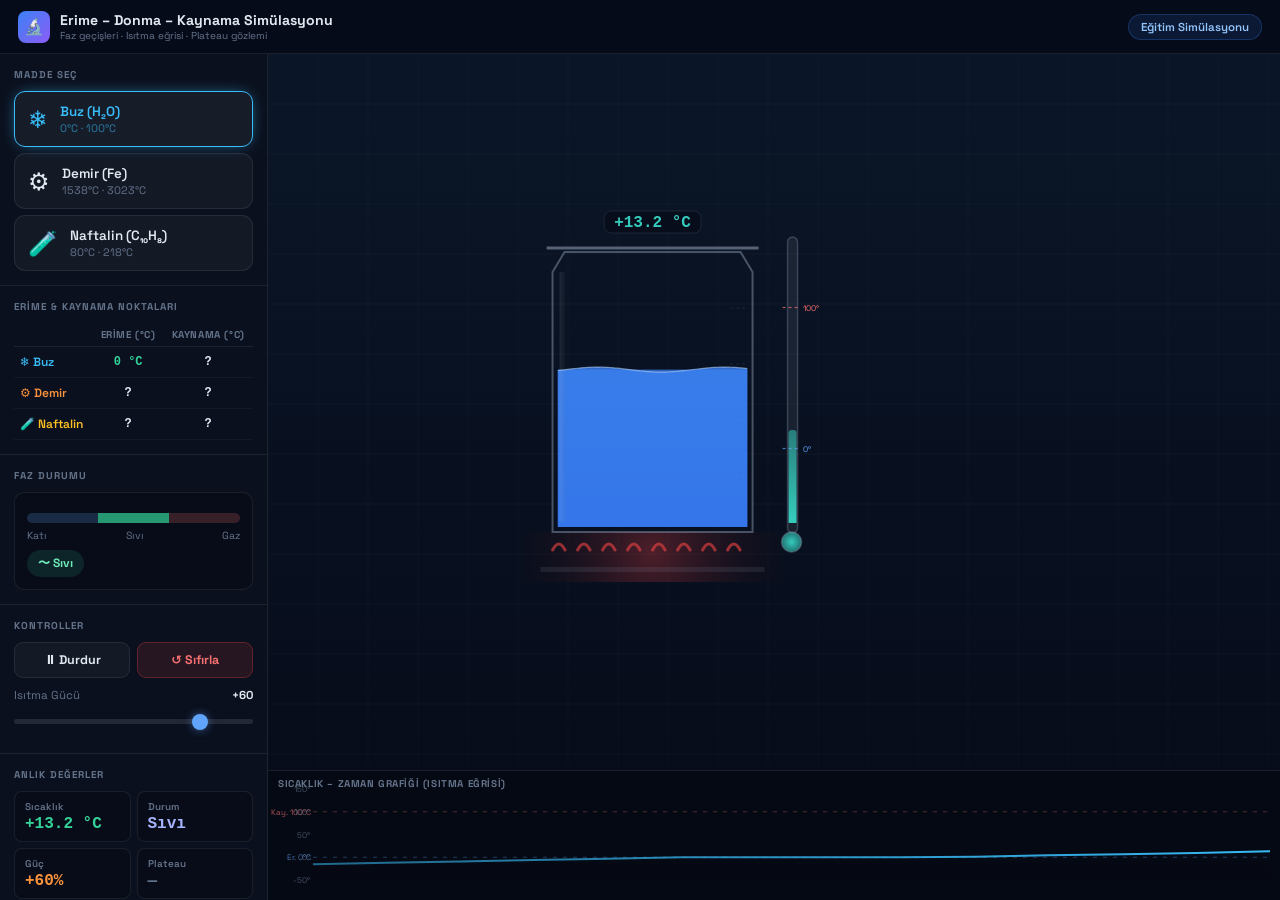
<file: erime-donma-kaynama-simulasyon.html>
<!DOCTYPE html>
<html lang="tr">
<head>
  <meta charset="UTF-8">
  <meta name="viewport" content="width=device-width, initial-scale=1.0">
  <title>Erime – Donma – Kaynama Simülasyonu</title>
  <link href="https://fonts.googleapis.com/css2?family=Space+Grotesk:wght@400;500;600;700&display=swap" rel="stylesheet">
  <style>
    *, *::before, *::after { box-sizing: border-box; margin: 0; padding: 0; }
    :root {
      --bg:      #070c1a;
      --surface: rgba(255,255,255,0.04);
      --surf2:   rgba(255,255,255,0.07);
      --border:  rgba(255,255,255,0.08);
      --text:    #e2e8f0;
      --muted:   #64748b;
      --sidebar: 268px;
    }
    html, body {
      height: 100%; overflow: hidden;
      font-family: 'Space Grotesk', system-ui, sans-serif;
      background: var(--bg); color: var(--text);
    }
    .layout { display: flex; flex-direction: column; height: 100vh; }

    /* HEADER */
    header {
      display: flex; align-items: center; justify-content: space-between;
      padding: 0 18px; height: 54px; flex-shrink: 0;
      background: rgba(7,12,26,0.95); border-bottom: 1px solid var(--border);
      backdrop-filter: blur(20px); z-index: 20; gap: 12px;
    }
    .h-left { display: flex; align-items: center; gap: 10px; }
    .h-icon {
      width: 32px; height: 32px;
      background: linear-gradient(135deg, #3b82f6, #8b5cf6);
      border-radius: 8px; display: grid; place-items: center; font-size: 16px;
    }
    .h-title { font-size: .88rem; font-weight: 700; }
    .h-sub   { font-size: .63rem; color: var(--muted); }
    .h-info  {
      padding: 5px 12px; background: rgba(59,130,246,.12);
      border: 1px solid rgba(59,130,246,.25); border-radius: 20px;
      font-size: .72rem; color: #93c5fd; font-weight: 600;
    }

    /* BODY */
    .body { flex: 1; display: flex; overflow: hidden; min-height: 0; }

    /* SIDEBAR */
    aside {
      width: var(--sidebar); flex-shrink: 0; display: flex; flex-direction: column;
      border-right: 1px solid var(--border); background: rgba(255,255,255,0.015);
      overflow-y: auto; overflow-x: hidden;
    }
    aside::-webkit-scrollbar { width: 3px; }
    aside::-webkit-scrollbar-thumb { background: var(--border); border-radius: 3px; }
    .s-sec { padding: 14px; }
    .s-sec + .s-sec { border-top: 1px solid var(--border); }
    .s-lbl {
      font-size: .62rem; font-weight: 700; color: var(--muted);
      text-transform: uppercase; letter-spacing: .1em; margin-bottom: 10px;
    }

    /* Material cards */
    .mat-grid { display: flex; flex-direction: column; gap: 6px; }
    .mat-card {
      display: flex; align-items: center; gap: 12px;
      padding: 11px 13px; background: var(--surface);
      border: 1px solid var(--border); border-radius: 11px;
      cursor: pointer; transition: all .18s;
    }
    .mat-card:hover { background: var(--surf2); }
    .mat-card.on {
      border-color: var(--mc, #38bdf8); color: var(--mc, #38bdf8);
      background: rgba(255,255,255,0.05);
      box-shadow: 0 0 16px -6px var(--mc, #38bdf8);
    }
    .mat-icon { font-size: 1.5rem; flex-shrink: 0; }
    .mat-name { font-size: .84rem; font-weight: 600; }
    .mat-rng  { font-size: .68rem; color: var(--muted); margin-top: 1px; }
    .mat-card.on .mat-rng { color: var(--mc); opacity: .6; }

    /* Table */
    table { width: 100%; border-collapse: collapse; }
    thead th {
      font-size: .62rem; font-weight: 700; color: var(--muted); text-transform: uppercase;
      letter-spacing: .06em; padding: 5px 6px; border-bottom: 1px solid var(--border);
      text-align: center;
    }
    tbody td, tbody th {
      padding: 7px 6px; font-size: .75rem; border-bottom: 1px solid rgba(255,255,255,.04);
      text-align: center;
    }
    tbody th { color: var(--muted); font-weight: 600; text-align: left; }
    .tval { font-weight: 700; font-family: 'Courier New', monospace; color: var(--text); }
    .tval.reveal { color: #34d399; }

    /* Phase bar */
    .phase-bar {
      background: rgba(0,0,0,.2); border: 1px solid var(--border);
      border-radius: 10px; padding: 12px;
    }
    .pbar-track {
      display: flex; height: 10px; border-radius: 5px; overflow: hidden; margin: 8px 0 6px;
    }
    .pbar-seg { flex: 1; transition: opacity .3s; }
    .pbar-labels { display: flex; justify-content: space-between; font-size: .65rem; color: var(--muted); }
    .pbar-marker {
      width: 12px; height: 12px; border-radius: 50%; margin: 0 auto;
      background: white; box-shadow: 0 0 6px 2px rgba(255,255,255,.4);
      transition: margin-left .3s;
    }
    .phase-badge {
      display: inline-flex; align-items: center; gap: 5px;
      padding: 5px 11px; border-radius: 20px; font-size: .75rem; font-weight: 700;
      margin-top: 8px;
    }

    /* Sliders */
    .sl-row { margin-bottom: 10px; }
    .sl-row label { display: flex; justify-content: space-between; font-size: .72rem; color: var(--muted); margin-bottom: 6px; }
    .sl-row label span { color: var(--text); font-weight: 700; }
    input[type=range] {
      width: 100%; appearance: none; height: 5px;
      background: rgba(255,255,255,.1); border-radius: 4px; outline: none; cursor: pointer;
    }
    input[type=range]::-webkit-slider-thumb {
      appearance: none; width: 16px; height: 16px; border-radius: 50%;
      background: #60a5fa; box-shadow: 0 0 8px rgba(96,165,250,.5); cursor: grab;
    }

    /* Buttons */
    .btn-row { display: flex; gap: 7px; margin-bottom: 10px; }
    .btn {
      flex: 1; padding: 9px 6px; border: 1px solid var(--border);
      border-radius: 9px; font-family: inherit; font-size: .78rem; font-weight: 700;
      cursor: pointer; transition: all .18s; text-align: center;
    }
    .btn-pause { background: var(--surface); color: var(--text); }
    .btn-pause:hover { background: var(--surf2); }
    .btn-reset { background: rgba(239,68,68,.12); border-color: rgba(239,68,68,.3); color: #f87171; }
    .btn-reset:hover { background: rgba(239,68,68,.22); }

    /* Readouts */
    .readout-grid { display: grid; grid-template-columns: 1fr 1fr; gap: 6px; }
    .rout {
      background: rgba(0,0,0,.2); border: 1px solid var(--border);
      border-radius: 8px; padding: 8px 10px;
    }
    .rout-k { font-size: .62rem; color: var(--muted); font-weight: 600; margin-bottom: 2px; }
    .rout-v { font-size: 1rem; font-weight: 800; font-family: 'Courier New', monospace; }

    /* MAIN AREA */
    .main-area {
      flex: 1; display: flex; flex-direction: column; overflow: hidden; min-width: 0;
    }
    .canvas-wrap {
      flex: 1; position: relative; overflow: hidden; min-height: 0;
    }
    #beaker { display: block; }
    .graph-wrap {
      height: 130px; flex-shrink: 0;
      border-top: 1px solid var(--border);
      position: relative;
    }
    #graph { display: block; }
    .graph-label {
      position: absolute; top: 6px; left: 10px;
      font-size: .62rem; color: var(--muted); font-weight: 700; text-transform: uppercase; letter-spacing: .06em;
    }

    /* MOBILE */
    @media (max-width: 700px) {
      :root { --sidebar: 100%; }
      .body { flex-direction: column; }
      aside { width: 100%; border-right: none; border-bottom: 1px solid var(--border); max-height: 38vh; flex-shrink: 0; }
      .canvas-wrap { min-height: 200px; }
      .graph-wrap { height: 100px; }
    }
  </style>
</head>
<body>
<div class="layout">

  <header>
    <div class="h-left">
      <div class="h-icon">🔬</div>
      <div>
        <div class="h-title">Erime – Donma – Kaynama Simülasyonu</div>
        <div class="h-sub">Faz geçişleri · Isıtma eğrisi · Plateau gözlemi</div>
      </div>
    </div>
    <div class="h-info">Eğitim Simülasyonu</div>
  </header>

  <div class="body">

    <!-- SIDEBAR -->
    <aside>

      <div class="s-sec">
        <div class="s-lbl">Madde Seç</div>
        <div class="mat-grid" id="matGrid"></div>
      </div>

      <div class="s-sec">
        <div class="s-lbl">Erime & Kaynama Noktaları</div>
        <table>
          <thead>
            <tr><th></th><th>Erime (°C)</th><th>Kaynama (°C)</th></tr>
          </thead>
          <tbody id="tblBody"></tbody>
        </table>
      </div>

      <div class="s-sec">
        <div class="s-lbl">Faz Durumu</div>
        <div class="phase-bar">
          <div class="pbar-track" id="pbarTrack"></div>
          <div class="pbar-labels"><span>Katı</span><span>Sıvı</span><span>Gaz</span></div>
          <div id="phaseBadge" class="phase-badge" style="background:rgba(147,197,253,.12);color:#93c5fd;">⬡ Katı</div>
        </div>
      </div>

      <div class="s-sec">
        <div class="s-lbl">Kontroller</div>
        <div class="btn-row">
          <button class="btn btn-pause" id="btnPause">⏸ Durdur</button>
          <button class="btn btn-reset" id="btnReset">↺ Sıfırla</button>
        </div>
        <div class="sl-row">
          <label>Isıtma Gücü <span id="powerVal">+60</span></label>
          <input type="range" id="slPower" min="-100" max="100" value="60">
        </div>
      </div>

      <div class="s-sec">
        <div class="s-lbl">Anlık Değerler</div>
        <div class="readout-grid">
          <div class="rout"><div class="rout-k">Sıcaklık</div><div class="rout-v" id="rTemp" style="color:#38bdf8">0 °C</div></div>
          <div class="rout"><div class="rout-k">Durum</div><div class="rout-v" id="rPhase" style="color:#a5b4fc">Katı</div></div>
          <div class="rout"><div class="rout-k">Güç</div><div class="rout-v" id="rPow" style="color:#fb923c">+60%</div></div>
          <div class="rout"><div class="rout-k">Plateau</div><div class="rout-v" id="rPlat" style="color:#34d399">—</div></div>
        </div>
      </div>

    </aside>

    <!-- MAIN AREA -->
    <div class="main-area">
      <div class="canvas-wrap" id="cvs-wrap">
        <canvas id="beaker"></canvas>
      </div>
      <div class="graph-wrap" id="graph-wrap">
        <div class="graph-label">Sıcaklık – Zaman Grafiği (Isıtma Eğrisi)</div>
        <canvas id="graph"></canvas>
      </div>
    </div>

  </div>
</div>

<script>
/* ── MATERIAL DATA ───────────────────────────────────── */
const MAT = {
  ice:  {
    id:'ice',  name:'Buz (H₂O)', icon:'❄️',
    melt:0, boil:100, start:-20, range:[-50, 150],
    css:'#38bdf8',
    sc:['#bfdbfe','#93c5fd'], lc:['#3b82f6','#1d4ed8'], vc:['#bae6fd','#e0f2fe']
  },
  iron: {
    id:'iron', name:'Demir (Fe)', icon:'⚙️',
    melt:1538, boil:3023, start:100, range:[0, 3200],
    css:'#fb923c',
    sc:['#cbd5e1','#94a3b8'], lc:['#f97316','#b45309'], vc:['#fca5a5','#fef2f2']
  },
  naph: {
    id:'naph', name:'Naftalin (C₁₀H₈)', icon:'🧪',
    melt:80, boil:218, start:20, range:[0, 280],
    css:'#fbbf24',
    sc:['#fef9c3','#fde68a'], lc:['#f59e0b','#b45309'], vc:['#fefce8','#fef9c3']
  }
};
const MAT_KEYS = ['ice','iron','naph'];

/* ── STATE ───────────────────────────────────────────── */
let matKey = 'ice';
let T   = MAT.ice.start;
let phase = 'solid';    // solid | liquid | gas
let guc   = 60;
let paused = false;
let pEr = 0, pKay = 0, pDon = 0, pYog = 0;

const tempHistory = [];  // {T, phase}
let   histTick = 0;

// Revealed table values
const revealed = { ice:{m:false,b:false}, iron:{m:false,b:false}, naph:{m:false,b:false} };

/* ── PARTICLES ───────────────────────────────────────── */
const particles = [];
function spawnBubble(bx, by, bw, bh) {
  particles.push({
    type:'bubble',
    x: bx + 15 + Math.random() * (bw - 30),
    y: by + bh - 10,
    r: 1.5 + Math.random() * 3,
    vx: (Math.random() - .5) * .4,
    vy: -(0.5 + Math.random() * 1.5),
    alpha: 0.5 + Math.random() * .4,
    life: 1
  });
}
function spawnSteam(bx, by, bw) {
  particles.push({
    type:'steam',
    x: bx + 20 + Math.random() * (bw - 40),
    y: by,
    r: 6 + Math.random() * 8,
    vx: (Math.random() - .5) * .7,
    vy: -(0.6 + Math.random() * 1.2),
    life: 1
  });
}
function updateParticles(dt, bx, by, bw, bh, M) {
  // spawn
  if (phase === 'liquid' && T >= M.boil - 15 && !paused) {
    if (Math.random() < .35) spawnBubble(bx, by, bw, bh);
  }
  if (phase === 'gas' && !paused) {
    if (Math.random() < .45) spawnSteam(bx, by, bw);
  }
  if ((pKay > 0 && pKay < 1) && !paused) {
    if (Math.random() < .2) spawnBubble(bx, by, bw, bh);
  }
  // update
  for (let i = particles.length - 1; i >= 0; i--) {
    const p = particles[i];
    p.x += p.vx;
    p.y += p.vy;
    if (p.type === 'steam') {
      p.r  += dt * 18;
      p.life -= dt * 1.1;
      p.alpha = p.life * 0.22;
    } else {
      p.life -= dt * 0.4;
      p.alpha = p.life * 0.6;
    }
    if (p.life <= 0 || p.y < by - 80) particles.splice(i, 1);
  }
}

/* ── BEAKER CANVAS ───────────────────────────────────── */
const beakerCvs = document.getElementById('beaker');
const bCtx      = beakerCvs.getContext('2d');
const cWrap     = document.getElementById('cvs-wrap');
const dpr       = Math.min(window.devicePixelRatio || 1, 2);
let BW = 0, BH = 0;

function resizeBeaker() {
  BW = cWrap.clientWidth; BH = cWrap.clientHeight;
  beakerCvs.width  = BW * dpr; beakerCvs.height = BH * dpr;
  beakerCvs.style.width = BW + 'px'; beakerCvs.style.height = BH + 'px';
  bCtx.setTransform(dpr, 0, 0, dpr, 0, 0);
}

/* ── GRAPH CANVAS ────────────────────────────────────── */
const graphCvs = document.getElementById('graph');
const gCtx     = graphCvs.getContext('2d');
const gWrap    = document.getElementById('graph-wrap');
let GW = 0, GH = 0;

function resizeGraph() {
  GW = gWrap.clientWidth; GH = gWrap.clientHeight;
  graphCvs.width  = GW * dpr; graphCvs.height = GH * dpr;
  graphCvs.style.width = GW + 'px'; graphCvs.style.height = GH + 'px';
  gCtx.setTransform(dpr, 0, 0, dpr, 0, 0);
}

window.addEventListener('resize', () => { resizeBeaker(); resizeGraph(); });
resizeBeaker(); resizeGraph();

/* ── DRAW BEAKER SCENE ───────────────────────────────── */
let waveT = 0;
function drawScene() {
  const M  = MAT[matKey];
  bCtx.clearRect(0, 0, BW, BH);

  // Background
  const bg = bCtx.createLinearGradient(0, 0, 0, BH);
  bg.addColorStop(0, '#0a1628');
  bg.addColorStop(1, '#070c1a');
  bCtx.fillStyle = bg;
  bCtx.fillRect(0, 0, BW, BH);

  // Lab grid
  bCtx.save();
  bCtx.strokeStyle = 'rgba(255,255,255,.025)';
  bCtx.lineWidth = 1;
  for (let x = 0; x < BW; x += 50) { bCtx.beginPath(); bCtx.moveTo(x, 0); bCtx.lineTo(x, BH); bCtx.stroke(); }
  for (let y = 0; y < BH; y += 50) { bCtx.beginPath(); bCtx.moveTo(0, y); bCtx.lineTo(BW, y); bCtx.stroke(); }
  bCtx.restore();

  // Beaker dimensions
  const bw = Math.min(200, BW * 0.35);
  const bh = Math.min(280, BH * 0.68);
  const bx = BW * 0.38 - bw / 2;
  const by = (BH - bh) / 2 - 20;

  // Heater glow
  drawHeater(bx, by + bh, bw, guc);

  // Contents (clipped to beaker interior)
  bCtx.save();
  bCtx.beginPath();
  bCtx.rect(bx + 5, by + 5, bw - 10, bh - 5);
  bCtx.clip();
  drawContents(bx, by, bw, bh, M);
  particles.forEach(p => drawParticle(p, M));
  bCtx.restore();

  // Glass beaker
  drawGlass(bx, by, bw, bh);

  // Thermometer (right of beaker)
  const tx = bx + bw + 32, th = bh + 30, ty = by - 15;
  drawThermometer(tx, ty, th, T, M);

  // Digital display
  drawDisplay(bx + bw / 2, by - 28, T, M);

  // Lab stand hint
  bCtx.save();
  bCtx.fillStyle = 'rgba(148,163,184,.12)';
  bCtx.fillRect(bx - 12, by + bh + 35, bw + 24, 5);
  bCtx.restore();
}

function drawHeater(bx, by, bw, power) {
  const intensity = Math.abs(power) / 100;
  const isHot  = power > 0;
  const color  = isHot ? [239, 68, 68] : [59, 130, 246];
  const grd = bCtx.createRadialGradient(bx + bw/2, by + 20, 0, bx + bw/2, by + 20, bw * 0.8);
  grd.addColorStop(0, `rgba(${color.join(',')},${intensity * 0.5})`);
  grd.addColorStop(1, 'transparent');
  bCtx.fillStyle = grd;
  bCtx.fillRect(bx - 30, by, bw + 60, 50);
  // Coil
  bCtx.save();
  bCtx.strokeStyle = `rgba(${color.join(',')},${0.3 + intensity * 0.5})`;
  bCtx.lineWidth = 3;
  bCtx.lineCap = 'round';
  bCtx.beginPath();
  for (let i = 0; i < 8; i++) {
    const x1 = bx + (i / 8) * bw;
    const x2 = bx + ((i + 0.5) / 8) * bw;
    bCtx.moveTo(x1, by + 18);
    bCtx.quadraticCurveTo((x1 + x2) / 2, by + 6, x2, by + 18);
  }
  bCtx.stroke();
  bCtx.restore();
}

function drawContents(bx, by, bw, bh, M) {
  const liqFrac = 0.58; // liquid fills 58% of beaker
  const liqY    = by + bh * (1 - liqFrac);
  const ratio   = Math.max(0, Math.min(1, (T - M.range[0]) / (M.range[1] - M.range[0])));

  if (phase === 'solid') {
    const meltProg = pEr;
    // Solid block
    const solidH = (bh - 10) * 0.55 * (1 - meltProg * 0.6);
    const sy = by + bh - solidH;
    const grad = bCtx.createLinearGradient(0, sy, 0, by + bh);
    grad.addColorStop(0, M.sc[0]);
    grad.addColorStop(1, M.sc[1]);
    bCtx.fillStyle = grad;
    bCtx.fillRect(bx + 5, sy, bw - 10, solidH);
    // Crystal pattern
    drawCrystals(bx + 5, sy, bw - 10, solidH, M);
    // Thin liquid layer during melting
    if (meltProg > 0.05) {
      const llH = meltProg * 35;
      const llGrd = bCtx.createLinearGradient(0, sy - llH, 0, sy);
      llGrd.addColorStop(0, M.lc[0] + '88');
      llGrd.addColorStop(1, M.lc[1] + 'bb');
      bCtx.fillStyle = llGrd;
      bCtx.fillRect(bx + 5, sy - llH, bw - 10, llH);
    }
  } else if (phase === 'liquid') {
    // Liquid body
    const lGrd = bCtx.createLinearGradient(0, liqY, 0, by + bh);
    lGrd.addColorStop(0, M.lc[0] + 'bb');
    lGrd.addColorStop(1, M.lc[1] + 'dd');
    bCtx.fillStyle = lGrd;
    bCtx.fillRect(bx + 5, liqY, bw - 10, bh - (liqY - by) - 5);
    // Animated surface
    bCtx.beginPath();
    for (let xi = 0; xi <= bw - 10; xi += 2) {
      const wx = bx + 5 + xi;
      const wy = liqY + Math.sin((xi / (bw - 10)) * Math.PI * 3 + waveT * 2.2) * 2.5;
      xi === 0 ? bCtx.moveTo(wx, wy) : bCtx.lineTo(wx, wy);
    }
    bCtx.lineTo(bx + bw - 5, by + bh - 5);
    bCtx.lineTo(bx + 5, by + bh - 5);
    bCtx.closePath();
    bCtx.fillStyle = M.lc[0] + 'cc';
    bCtx.fill();
    // Shimmer
    bCtx.beginPath();
    for (let xi = 0; xi <= bw - 10; xi += 2) {
      const wx = bx + 5 + xi;
      const wy = liqY + Math.sin((xi / (bw - 10)) * Math.PI * 3 + waveT * 2.2) * 2.5;
      xi === 0 ? bCtx.moveTo(wx, wy) : bCtx.lineTo(wx, wy);
    }
    bCtx.strokeStyle = M.sc[0] + '88';
    bCtx.lineWidth = 1.2;
    bCtx.stroke();
    // Iron glow
    if (matKey === 'iron' && phase === 'liquid') {
      const glow = bCtx.createRadialGradient(bx + bw/2, by + bh, 0, bx + bw/2, by + bh, bw);
      glow.addColorStop(0, 'rgba(251,146,60,0.25)');
      glow.addColorStop(1, 'transparent');
      bCtx.fillStyle = glow;
      bCtx.fillRect(bx + 5, liqY, bw - 10, bh - (liqY - by));
    }
  } else { // gas
    // Vapor fill
    const vGrd = bCtx.createLinearGradient(0, by, 0, by + bh);
    vGrd.addColorStop(0, M.vc[0] + '18');
    vGrd.addColorStop(1, M.vc[1] + '30');
    bCtx.fillStyle = vGrd;
    bCtx.fillRect(bx + 5, by + 5, bw - 10, bh - 10);
  }
}

function drawCrystals(x, y, w, h, M) {
  bCtx.save();
  bCtx.strokeStyle = M.sc[0];
  bCtx.lineWidth = 1;
  const cols = Math.floor(w / 22), rows = Math.floor(h / 22);
  for (let r = 0; r < rows; r++) {
    for (let c = 0; c < cols; c++) {
      const cx = x + c * (w / cols) + (w / cols / 2);
      const cy = y + r * (h / rows) + (h / rows / 2);
      const sz = 6 + (c * r) % 4;
      if (matKey === 'ice') {
        // Snowflake
        for (let a = 0; a < 6; a++) {
          const ang = (a / 6) * Math.PI * 2;
          bCtx.beginPath();
          bCtx.moveTo(cx, cy);
          bCtx.lineTo(cx + Math.cos(ang) * sz, cy + Math.sin(ang) * sz);
          bCtx.stroke();
        }
      } else if (matKey === 'iron') {
        // Metal lattice
        bCtx.strokeStyle = 'rgba(148,163,184,0.25)';
        bCtx.beginPath();
        bCtx.moveTo(cx - sz, cy); bCtx.lineTo(cx + sz, cy);
        bCtx.moveTo(cx, cy - sz); bCtx.lineTo(cx, cy + sz);
        bCtx.stroke();
      } else {
        // Naphthalene: rectangle crystal
        bCtx.strokeStyle = 'rgba(254,240,138,0.3)';
        bCtx.beginPath();
        bCtx.rect(cx - sz/2, cy - sz/3, sz, sz * 0.7);
        bCtx.stroke();
      }
    }
  }
  bCtx.restore();
}

function drawParticle(p, M) {
  bCtx.save();
  bCtx.globalAlpha = Math.max(0, p.alpha);
  if (p.type === 'bubble') {
    bCtx.beginPath();
    bCtx.arc(p.x, p.y, p.r, 0, Math.PI * 2);
    bCtx.strokeStyle = M.sc[0];
    bCtx.lineWidth = 1;
    bCtx.stroke();
    bCtx.fillStyle = M.vc[0] + '22';
    bCtx.fill();
  } else {
    bCtx.beginPath();
    bCtx.arc(p.x, p.y, p.r, 0, Math.PI * 2);
    bCtx.fillStyle = M.vc[0];
    bCtx.fill();
  }
  bCtx.restore();
}

function drawGlass(bx, by, bw, bh) {
  bCtx.save();
  // Main body
  bCtx.beginPath();
  bCtx.moveTo(bx + 12, by);
  bCtx.lineTo(bx + bw - 12, by);
  bCtx.lineTo(bx + bw, by + 20);
  bCtx.lineTo(bx + bw, by + bh);
  bCtx.lineTo(bx, by + bh);
  bCtx.lineTo(bx, by + 20);
  bCtx.closePath();
  bCtx.strokeStyle = 'rgba(148,163,184,0.45)';
  bCtx.lineWidth = 2;
  bCtx.stroke();
  // Glass sheen (left edge)
  bCtx.beginPath();
  bCtx.moveTo(bx + 10, by + 20);
  bCtx.lineTo(bx + 10, by + bh - 10);
  const shine = bCtx.createLinearGradient(bx + 5, 0, bx + 20, 0);
  shine.addColorStop(0, 'rgba(255,255,255,0.12)');
  shine.addColorStop(1, 'transparent');
  bCtx.strokeStyle = shine;
  bCtx.lineWidth = 6;
  bCtx.stroke();
  // Top rim
  bCtx.beginPath();
  bCtx.moveTo(bx - 6, by - 4);
  bCtx.lineTo(bx + bw + 6, by - 4);
  bCtx.strokeStyle = 'rgba(148,163,184,0.55)';
  bCtx.lineWidth = 3;
  bCtx.stroke();
  // Scale markings
  bCtx.setLineDash([2, 4]);
  bCtx.strokeStyle = 'rgba(148,163,184,0.18)';
  bCtx.lineWidth = 1;
  for (let i = 1; i < 5; i++) {
    const y = by + (i / 5) * bh;
    bCtx.beginPath();
    bCtx.moveTo(bx + bw - 22, y); bCtx.lineTo(bx + bw - 6, y); bCtx.stroke();
  }
  bCtx.setLineDash([]);
  bCtx.restore();
}

function drawThermometer(tx, ty, th, T, M) {
  const [minT, maxT] = M.range;
  const ratio  = Math.max(0, Math.min(1, (T - minT) / (maxT - minT)));
  const fillH  = (th - 28) * ratio;
  const fillY  = ty + (th - 28) - fillH;
  const col    = ratio < 0.5 ? lerpColor('#38bdf8','#34d399', ratio * 2)
                              : lerpColor('#34d399','#ef4444', (ratio - 0.5) * 2);

  bCtx.save();
  // Tube background
  bCtx.fillStyle = 'rgba(255,255,255,0.07)';
  bCtx.beginPath();
  bCtx.roundRect(tx + 3, ty, 10, th - 14, 5);
  bCtx.fill();
  bCtx.strokeStyle = 'rgba(148,163,184,0.3)';
  bCtx.lineWidth = 1.5;
  bCtx.stroke();

  // Mercury fill
  if (fillH > 0) {
    const fGrd = bCtx.createLinearGradient(0, fillY + fillH, 0, fillY);
    fGrd.addColorStop(0, col);
    fGrd.addColorStop(1, col + '88');
    bCtx.fillStyle = fGrd;
    bCtx.beginPath();
    bCtx.roundRect(tx + 4, fillY, 8, fillH + 4, [3, 3, 0, 0]);
    bCtx.fill();
  }

  // Bulb
  const bulbGrd = bCtx.createRadialGradient(tx + 7, ty + th - 5, 0, tx + 7, ty + th - 5, 10);
  bulbGrd.addColorStop(0, col);
  bulbGrd.addColorStop(1, col + '88');
  bCtx.beginPath();
  bCtx.arc(tx + 7, ty + th - 5, 10, 0, Math.PI * 2);
  bCtx.fillStyle = bulbGrd;
  bCtx.fill();
  bCtx.strokeStyle = 'rgba(148,163,184,0.35)';
  bCtx.lineWidth = 1.5;
  bCtx.stroke();

  // Key temperature markers
  [M.melt, M.boil].forEach((tmark, idx) => {
    const r2 = (tmark - minT) / (maxT - minT);
    const my = ty + (th - 28) * (1 - r2);
    if (my < ty || my > ty + th) return;
    bCtx.beginPath();
    bCtx.moveTo(tx - 2, my); bCtx.lineTo(tx + 16, my);
    bCtx.strokeStyle = idx === 0 ? 'rgba(96,165,250,.7)' : 'rgba(248,113,113,.7)';
    bCtx.lineWidth = 1.2;
    bCtx.setLineDash([3, 3]); bCtx.stroke(); bCtx.setLineDash([]);
    bCtx.font = '8px Space Grotesk'; bCtx.fillStyle = idx === 0 ? '#60a5fa' : '#f87171';
    bCtx.textAlign = 'left';
    bCtx.fillText(tmark + '°', tx + 18, my + 3);
  });

  bCtx.restore();
}

function drawDisplay(cx, cy, T, M) {
  const txt = (T >= 0 ? '+' : '') + T.toFixed(1) + ' °C';
  bCtx.save();
  bCtx.font = 'bold 16px Courier New, monospace';
  const tw = bCtx.measureText(txt).width;
  bCtx.fillStyle = 'rgba(7,12,26,0.8)';
  bCtx.beginPath();
  bCtx.roundRect(cx - tw/2 - 10, cy - 13, tw + 20, 22, 7);
  bCtx.fill();
  bCtx.strokeStyle = 'rgba(148,163,184,0.15)';
  bCtx.lineWidth = 1;
  bCtx.stroke();
  const ratio = Math.max(0, Math.min(1, (T - M.range[0]) / (M.range[1] - M.range[0])));
  const col   = ratio < 0.5 ? lerpColor('#38bdf8','#34d399', ratio * 2)
                             : lerpColor('#34d399','#ef4444', (ratio - 0.5) * 2);
  bCtx.fillStyle = col;
  bCtx.textAlign = 'center';
  bCtx.fillText(txt, cx, cy + 3);
  bCtx.restore();
}

/* ── DRAW GRAPH ──────────────────────────────────────── */
function drawGraph() {
  const M  = MAT[matKey];
  const [minT, maxT] = M.range;
  gCtx.clearRect(0, 0, GW, GH);

  // Background
  gCtx.fillStyle = 'rgba(0,0,0,0.25)';
  gCtx.fillRect(0, 0, GW, GH);

  if (tempHistory.length < 2) return;

  const padL = 45, padR = 10, padT = 18, padB = 20;
  const pw = GW - padL - padR;
  const ph = GH - padT - padB;

  const Gy = t => padT + ph - (Math.max(minT, Math.min(maxT, t)) - minT) / (maxT - minT) * ph;
  const Gx = (i, len) => padL + (i / Math.max(1, len - 1)) * pw;

  // Melting/boiling reference lines
  gCtx.save();
  [{ t: M.melt, col: '#60a5fa', lbl: 'Er. ' + M.melt + '°C' },
   { t: M.boil, col: '#f87171', lbl: 'Kay. ' + M.boil + '°C' }].forEach(m => {
    const y = Gy(m.t);
    if (y < padT || y > padT + ph) return;
    gCtx.setLineDash([4, 6]);
    gCtx.strokeStyle = m.col + '50';
    gCtx.lineWidth = 1;
    gCtx.beginPath(); gCtx.moveTo(padL, y); gCtx.lineTo(GW - padR, y); gCtx.stroke();
    gCtx.setLineDash([]);
    gCtx.font = '8px Space Grotesk'; gCtx.fillStyle = m.col + 'aa';
    gCtx.textAlign = 'right'; gCtx.fillText(m.lbl, padL - 2, y + 3);
  });

  // Y axis labels
  gCtx.font = '8px Space Grotesk'; gCtx.fillStyle = 'rgba(100,116,139,0.7)';
  gCtx.textAlign = 'right';
  const ticks = 4;
  for (let i = 0; i <= ticks; i++) {
    const tv = minT + (i / ticks) * (maxT - minT);
    const y  = Gy(tv);
    gCtx.fillText(Math.round(tv) + '°', padL - 3, y + 3);
  }

  // Temperature curve
  gCtx.beginPath();
  tempHistory.forEach((p, i) => {
    const x = Gx(i, tempHistory.length);
    const y = Gy(p.T);
    i === 0 ? gCtx.moveTo(x, y) : gCtx.lineTo(x, y);
  });
  // Stroke with gradient
  const lineGrd = gCtx.createLinearGradient(padL, 0, padL + pw, 0);
  lineGrd.addColorStop(0, M.css + '88');
  lineGrd.addColorStop(1, M.css);
  gCtx.strokeStyle = lineGrd;
  gCtx.lineWidth = 2;
  gCtx.lineJoin = 'round';
  gCtx.stroke();

  // Area under curve
  gCtx.beginPath();
  tempHistory.forEach((p, i) => {
    const x = Gx(i, tempHistory.length);
    const y = Gy(p.T);
    i === 0 ? gCtx.moveTo(x, y) : gCtx.lineTo(x, y);
  });
  gCtx.lineTo(Gx(tempHistory.length - 1, tempHistory.length), padT + ph);
  gCtx.lineTo(padL, padT + ph);
  gCtx.closePath();
  const areaGrd = gCtx.createLinearGradient(0, padT, 0, padT + ph);
  areaGrd.addColorStop(0, M.css + '22');
  areaGrd.addColorStop(1, 'transparent');
  gCtx.fillStyle = areaGrd;
  gCtx.fill();

  gCtx.restore();
}

/* ── PHYSICS ─────────────────────────────────────────── */
const SPEED = 12, BASE_RATE = 5, MAXT = 3200;
function step(dt) {
  if (paused) return;
  const M    = MAT[matKey];
  const oran = guc / 100;
  const dT   = oran * BASE_RATE * SPEED * dt;

  if (oran >= 0) {
    if (phase === 'solid') {
      if (T < M.melt) { T += dT; if (T > M.melt) T = M.melt; }
      else if (pEr < 1) { pEr += Math.abs(oran) * dt * SPEED / 2; T = M.melt; }
      else phase = 'liquid';
    } else if (phase === 'liquid') {
      if (T < M.boil) { T += dT; if (T > M.boil) T = M.boil; }
      else if (pKay < 1) { pKay += Math.abs(oran) * dt * SPEED / 2; T = M.boil; }
      else phase = 'gas';
    } else {
      T += dT * 0.6;
    }
  } else {
    if (phase === 'gas') {
      if (T > M.boil) { T += dT * 0.8; if (T < M.boil) T = M.boil; }
      else if (pYog < 1) { pYog += Math.abs(oran) * dt * SPEED / 2; T = M.boil; }
      else phase = 'liquid';
    } else if (phase === 'liquid') {
      if (T > M.melt) { T += dT; if (T < M.melt) T = M.melt; }
      else if (pDon < 1) { pDon += Math.abs(oran) * dt * SPEED / 2; T = M.melt; }
      else phase = 'solid';
    } else {
      T += dT * 0.6;
    }
  }

  // Reveal table values
  if (pEr > 0 && !revealed[matKey].m) { revealed[matKey].m = true; updateTable(); }
  if (pKay > 0 && !revealed[matKey].b) { revealed[matKey].b = true; updateTable(); }

  T = Math.max(-50, Math.min(MAXT, T));

  // History
  histTick++;
  if (histTick % 4 === 0) {
    tempHistory.push({ T, phase });
    if (tempHistory.length > 400) tempHistory.shift();
  }

  updateReadouts();
  updatePhaseBar();
}

/* ── UI UPDATES ──────────────────────────────────────── */
function updateReadouts() {
  const M = MAT[matKey];
  document.getElementById('rTemp').textContent  = (T >= 0 ? '+' : '') + T.toFixed(1) + ' °C';
  document.getElementById('rTemp').style.color  = T > M.boil - 10 ? '#f87171' : T > M.melt + 5 ? '#34d399' : '#38bdf8';
  const phNames = { solid: 'Katı', liquid: 'Sıvı', gas: 'Gaz' };
  document.getElementById('rPhase').textContent = phNames[phase];
  document.getElementById('rPow').textContent   = (guc >= 0 ? '+' : '') + guc + '%';
  document.getElementById('rPow').style.color   = guc > 0 ? '#fb923c' : guc < 0 ? '#38bdf8' : '#64748b';
  const isPlat = (pEr > 0 && pEr < 1) || (pKay > 0 && pKay < 1) || (pDon > 0 && pDon < 1) || (pYog > 0 && pYog < 1);
  document.getElementById('rPlat').textContent  = isPlat ? T.toFixed(0) + ' °C' : '—';
  document.getElementById('rPlat').style.color  = isPlat ? '#fbbf24' : '#64748b';
}

function updatePhaseBar() {
  const track = document.getElementById('pbarTrack');
  track.innerHTML = `
    <div class="pbar-seg" style="background:rgba(96,165,250,${phase==='solid'?'.7':'.2'})"></div>
    <div class="pbar-seg" style="background:rgba(52,211,153,${phase==='liquid'?'.7':'.2'})"></div>
    <div class="pbar-seg" style="background:rgba(248,113,113,${phase==='gas'?'.7':'.2'})"></div>
  `;
  const badge   = document.getElementById('phaseBadge');
  const configs = {
    solid:  { txt:'⬡ Katı',   bg:'rgba(96,165,250,.12)', col:'#93c5fd' },
    liquid: { txt:'〜 Sıvı',  bg:'rgba(52,211,153,.12)', col:'#6ee7b7' },
    gas:    { txt:'☁ Gaz',    bg:'rgba(248,113,113,.12)',col:'#fca5a5' }
  };
  const cfg = configs[phase];
  badge.textContent = cfg.txt;
  badge.style.background = cfg.bg;
  badge.style.color = cfg.col;
  // Plateau hint
  const isPlat = (pEr > 0 && pEr < 1) || (pKay > 0 && pKay < 1) || (pDon > 0 && pDon < 1) || (pYog > 0 && pYog < 1);
  if (isPlat) {
    badge.textContent = '⏸ Plateau: ' + T.toFixed(0) + ' °C';
    badge.style.background = 'rgba(251,191,36,.15)';
    badge.style.color = '#fbbf24';
  }
}

function updateTable() {
  const tbody = document.getElementById('tblBody');
  tbody.innerHTML = '';
  Object.values(MAT).forEach(m => {
    const tr = document.createElement('tr');
    const hasM = revealed[m.id].m;
    const hasB = revealed[m.id].b;
    tr.innerHTML = `
      <th style="text-align:left;color:${m.css}">${m.icon} ${m.name.split('(')[0].trim()}</th>
      <td class="tval${hasM?' reveal':''}">${hasM ? m.melt + ' °C' : '?'}</td>
      <td class="tval${hasB?' reveal':''}">${hasB ? m.boil + ' °C' : '?'}</td>
    `;
    tbody.appendChild(tr);
  });
}

/* ── COLOR HELPER ────────────────────────────────────── */
function lerpColor(a, b, t) {
  const ah = a.slice(1), bh = b.slice(1);
  const ar = [parseInt(ah.slice(0,2),16), parseInt(ah.slice(2,4),16), parseInt(ah.slice(4,6),16)];
  const br = [parseInt(bh.slice(0,2),16), parseInt(bh.slice(2,4),16), parseInt(bh.slice(4,6),16)];
  return '#' + ar.map((v,i) => Math.round(v + (br[i]-v)*t).toString(16).padStart(2,'0')).join('');
}

/* ── MATERIAL SETUP ──────────────────────────────────── */
function setMaterial(key) {
  matKey = key;
  T      = MAT[key].start;
  phase  = 'solid';
  pEr = pKay = pDon = pYog = 0;
  particles.length = 0;
  tempHistory.length = 0;
  histTick = 0;
  document.querySelectorAll('.mat-card').forEach(c => c.classList.toggle('on', c.dataset.id === key));
  updateReadouts();
  updatePhaseBar();
}

/* ── BUILD SIDEBAR ───────────────────────────────────── */
const matGrid = document.getElementById('matGrid');
MAT_KEYS.forEach(key => {
  const m = MAT[key];
  const btn = document.createElement('div');
  btn.className = 'mat-card' + (key === matKey ? ' on' : '');
  btn.dataset.id = key;
  btn.style.setProperty('--mc', m.css);
  btn.innerHTML = `
    <span class="mat-icon">${m.icon}</span>
    <div>
      <div class="mat-name">${m.name}</div>
      <div class="mat-rng">${m.melt}°C · ${m.boil}°C</div>
    </div>`;
  matGrid.appendChild(btn);
});
matGrid.addEventListener('click', e => {
  const c = e.target.closest('.mat-card');
  if (c) setMaterial(c.dataset.id);
});

/* ── CONTROLS ────────────────────────────────────────── */
document.getElementById('slPower').addEventListener('input', function() {
  guc = parseInt(this.value);
  document.getElementById('powerVal').textContent = (guc >= 0 ? '+' : '') + guc;
  document.getElementById('powerVal').style.color = guc > 0 ? '#fb923c' : guc < 0 ? '#38bdf8' : '#64748b';
});
document.getElementById('btnPause').addEventListener('click', function() {
  paused = !paused;
  this.textContent = paused ? '▶ Sürdür' : '⏸ Durdur';
});
document.getElementById('btnReset').addEventListener('click', () => setMaterial(matKey));

/* ── ANIMATION LOOP ──────────────────────────────────── */
let prev = performance.now();
function loop(now) {
  const dt = Math.min(0.05, (now - prev) / 1000);
  prev = now;
  waveT += dt;

  step(dt);
  const M = MAT[matKey];
  const bw = Math.min(200, BW * 0.35);
  const bh = Math.min(280, BH * 0.68);
  const bx = BW * 0.38 - bw / 2;
  const by = (BH - bh) / 2 - 20;
  updateParticles(dt, bx, by, bw, bh, M);
  drawScene();
  drawGraph();
  requestAnimationFrame(loop);
}

/* ── INIT ────────────────────────────────────────────── */
updateTable();
setMaterial('ice');
requestAnimationFrame(loop);
</script>
</body>
</html>
</file>
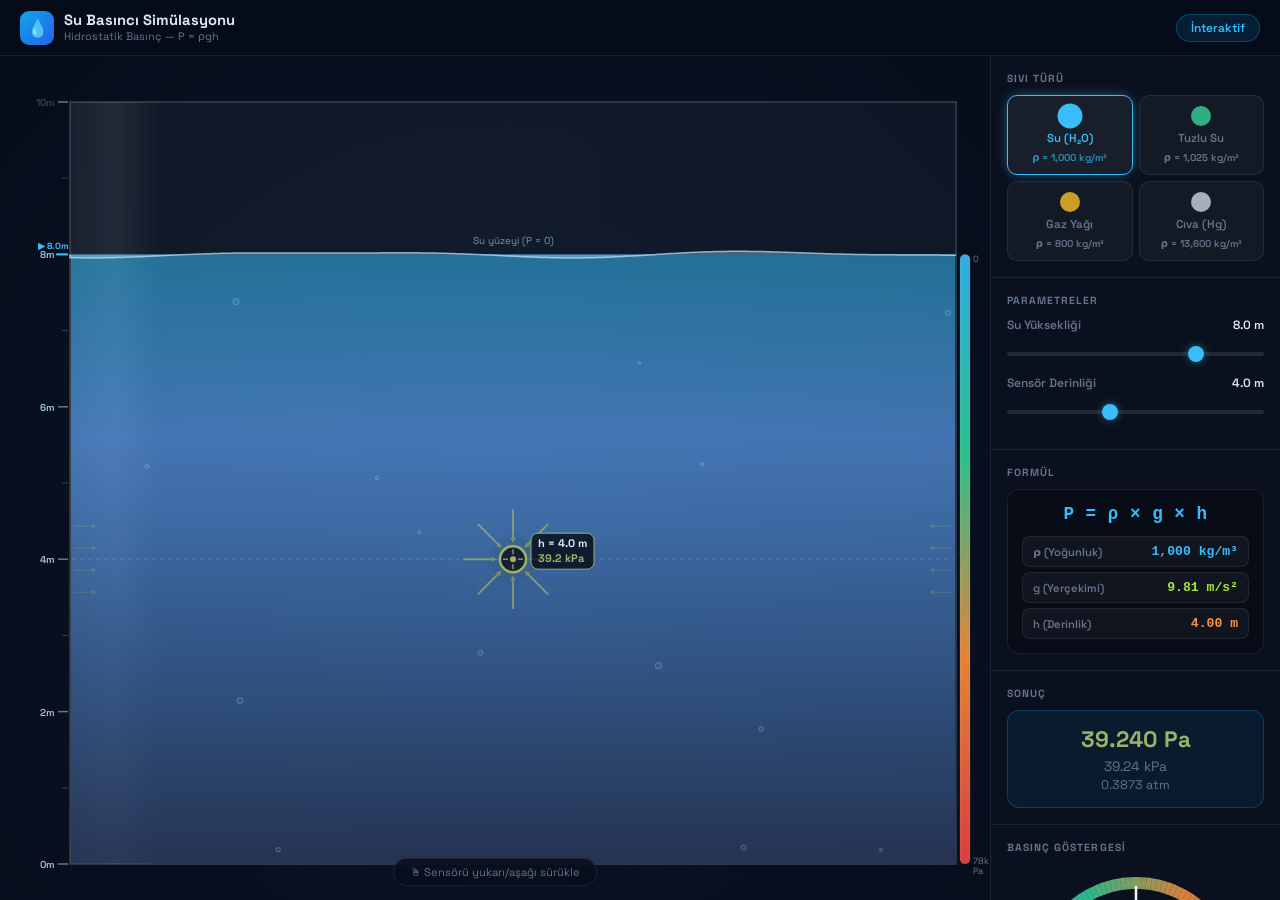
<file: su-basinci-simulasyon.html>
<!DOCTYPE html>
<html lang="tr">
<head>
  <meta charset="UTF-8">
  <meta name="viewport" content="width=device-width, initial-scale=1.0">
  <title>Su Basıncı — İnteraktif Simülasyon</title>
  <link href="https://fonts.googleapis.com/css2?family=Space+Grotesk:wght@400;500;600;700&display=swap" rel="stylesheet">
  <style>
    *, *::before, *::after { box-sizing: border-box; margin: 0; padding: 0; }

    :root {
      --bg:      #070c1a;
      --surface: rgba(255,255,255,0.04);
      --surf2:   rgba(255,255,255,0.07);
      --border:  rgba(255,255,255,0.08);
      --text:    #e2e8f0;
      --muted:   #64748b;
      --sidebar: 290px;
    }

    html, body {
      height: 100%;
      font-family: 'Space Grotesk', system-ui, sans-serif;
      background: var(--bg);
      color: var(--text);
      overflow: hidden;
    }

    .layout { display: flex; flex-direction: column; height: 100vh; }

    /* HEADER */
    header {
      display: flex; align-items: center; justify-content: space-between;
      padding: 0 20px; height: 56px; flex-shrink: 0;
      background: rgba(7,12,26,0.95);
      border-bottom: 1px solid var(--border);
      backdrop-filter: blur(20px); z-index: 20;
    }
    .h-brand { display: flex; align-items: center; gap: 10px; }
    .h-icon {
      width: 34px; height: 34px;
      background: linear-gradient(135deg, #0ea5e9 0%, #2563eb 100%);
      border-radius: 9px; display: grid; place-items: center; font-size: 17px;
    }
    .h-title { font-size: .92rem; font-weight: 700; line-height: 1.2; }
    .h-sub   { font-size: .68rem; color: var(--muted); }
    .h-badge {
      padding: 5px 14px; background: rgba(14,165,233,.12);
      border: 1px solid rgba(14,165,233,.3); border-radius: 20px;
      font-size: .75rem; font-weight: 600; color: #38bdf8;
    }

    /* BODY */
    .body { flex: 1; display: flex; overflow: hidden; }

    /* CANVAS */
    .cvs-wrap {
      flex: 1; position: relative; overflow: hidden; min-width: 0;
      background: radial-gradient(ellipse at 50% 60%, #0a1628 0%, #070c1a 100%);
    }
    #sim { display: block; }

    /* SIDEBAR */
    aside {
      width: var(--sidebar); flex-shrink: 0;
      display: flex; flex-direction: column;
      border-left: 1px solid var(--border);
      background: rgba(255,255,255,0.015);
      overflow-y: auto; overflow-x: hidden;
    }
    aside::-webkit-scrollbar { width: 4px; }
    aside::-webkit-scrollbar-thumb { background: var(--border); border-radius: 4px; }

    .s-sec { padding: 16px; }
    .s-sec + .s-sec { border-top: 1px solid var(--border); }
    .s-lbl {
      font-size: .65rem; font-weight: 700; color: var(--muted);
      text-transform: uppercase; letter-spacing: .1em; margin-bottom: 10px;
    }

    /* Liquid buttons */
    .liq-grid { display: grid; grid-template-columns: 1fr 1fr; gap: 6px; }
    .lbtn {
      display: flex; flex-direction: column; align-items: center;
      gap: 5px; padding: 10px 8px;
      background: var(--surface); border: 1px solid var(--border);
      border-radius: 10px; color: var(--muted);
      font-family: inherit; font-size: .72rem; font-weight: 600;
      cursor: pointer; transition: all .18s; text-align: center;
    }
    .lbtn:hover { background: var(--surf2); color: var(--text); }
    .lbtn.on {
      border-color: var(--lc, #38bdf8); color: var(--lc, #38bdf8);
      background: rgba(255,255,255,0.06);
      box-shadow: 0 0 14px -5px var(--lc, #38bdf8);
    }
    .lbtn .ldot {
      width: 20px; height: 20px; border-radius: 50%;
      background: var(--lc, #64748b); opacity: .8;
      transition: transform .2s;
    }
    .lbtn.on .ldot { transform: scale(1.25); opacity: 1; }
    .lbtn .lrho { font-size: .62rem; color: var(--muted); margin-top: 1px; }
    .lbtn.on .lrho { color: var(--lc, #38bdf8); opacity: .7; }

    /* Sliders */
    .slider-row { margin-bottom: 14px; }
    .slider-row label {
      display: flex; justify-content: space-between;
      font-size: .75rem; font-weight: 600; color: var(--muted); margin-bottom: 7px;
    }
    .slider-row label span { color: var(--text); }
    input[type=range] {
      width: 100%; appearance: none; height: 4px;
      background: rgba(255,255,255,0.1); border-radius: 4px; outline: none;
      cursor: pointer;
    }
    input[type=range]::-webkit-slider-thumb {
      appearance: none; width: 16px; height: 16px; border-radius: 50%;
      background: #38bdf8; box-shadow: 0 0 8px rgba(56,189,248,.5);
      cursor: grab; transition: transform .15s;
    }
    input[type=range]::-webkit-slider-thumb:active { transform: scale(1.25); }

    /* Formula card */
    .formula-card {
      background: rgba(0,0,0,0.25); border: 1px solid var(--border);
      border-radius: 12px; padding: 14px;
    }
    .formula-main {
      font-size: 1.1rem; font-weight: 700;
      color: #38bdf8; text-align: center;
      margin-bottom: 12px; font-family: 'Courier New', monospace;
      letter-spacing: .03em;
    }
    .frow {
      display: flex; justify-content: space-between; align-items: center;
      padding: 7px 10px; background: rgba(255,255,255,0.04);
      border-radius: 8px; border: 1px solid var(--border); margin-bottom: 5px;
    }
    .frow:last-child { margin-bottom: 0; }
    .flbl { font-size: .7rem; color: var(--muted); font-weight: 600; }
    .fval { font-size: .82rem; font-weight: 700; font-family: 'Courier New', monospace; }

    /* Result box */
    .result-box {
      background: rgba(14,165,233,.08); border: 1px solid rgba(14,165,233,.25);
      border-radius: 12px; padding: 14px; text-align: center;
    }
    .res-pa  { font-size: 1.4rem; font-weight: 700; color: #38bdf8; margin-bottom: 4px; }
    .res-kpa { font-size: .85rem; color: var(--muted); margin-bottom: 2px; }
    .res-atm { font-size: .78rem; color: var(--muted); }

    /* Gauge */
    .gauge-wrap { display: flex; justify-content: center; padding: 4px 0 0; }
    #gauge { display: block; }

    /* Hint */
    .drag-hint {
      position: absolute; bottom: 14px; left: 50%;
      transform: translateX(-50%);
      padding: 6px 16px;
      background: rgba(7,12,26,0.75); backdrop-filter: blur(12px);
      border: 1px solid var(--border); border-radius: 20px;
      font-size: .7rem; color: var(--muted); pointer-events: none;
      white-space: nowrap; z-index: 5;
    }

    /* MOBILE */
    @media (max-width: 720px) {
      :root { --sidebar: 100%; }
      .body { flex-direction: column; }
      aside {
        width: 100%; border-left: none; border-top: 1px solid var(--border);
        max-height: 45vh; flex-shrink: 0;
      }
      .cvs-wrap { min-height: 55vw; }
    }
  </style>
</head>
<body>
<div class="layout">

  <header>
    <div class="h-brand">
      <div class="h-icon">💧</div>
      <div>
        <div class="h-title">Su Basıncı Simülasyonu</div>
        <div class="h-sub">Hidrostatik Basınç — P = ρgh</div>
      </div>
    </div>
    <div class="h-badge">İnteraktif</div>
  </header>

  <div class="body">

    <!-- CANVAS -->
    <div class="cvs-wrap" id="cvs-wrap">
      <canvas id="sim"></canvas>
      <div class="drag-hint">🖱 Sensörü yukarı/aşağı sürükle</div>
    </div>

    <!-- SIDEBAR -->
    <aside>

      <div class="s-sec">
        <div class="s-lbl">Sıvı Türü</div>
        <div class="liq-grid" id="liqGrid"></div>
      </div>

      <div class="s-sec">
        <div class="s-lbl">Parametreler</div>
        <div class="slider-row">
          <label>Su Yüksekliği <span id="wHval">8.0 m</span></label>
          <input type="range" id="slWH" min="2" max="10" step="0.1" value="8">
        </div>
        <div class="slider-row">
          <label>Sensör Derinliği <span id="dVal">4.0 m</span></label>
          <input type="range" id="slDep" min="0.1" max="10" step="0.1" value="4">
        </div>
      </div>

      <div class="s-sec">
        <div class="s-lbl">Formül</div>
        <div class="formula-card">
          <div class="formula-main">P = ρ × g × h</div>
          <div class="frow"><span class="flbl">ρ (Yoğunluk)</span><span class="fval" id="fRho">1000 kg/m³</span></div>
          <div class="frow"><span class="flbl">g (Yerçekimi)</span><span class="fval" style="color:#a3e635">9.81 m/s²</span></div>
          <div class="frow"><span class="flbl">h (Derinlik)</span><span class="fval" id="fH" style="color:#fb923c">4.00 m</span></div>
        </div>
      </div>

      <div class="s-sec">
        <div class="s-lbl">Sonuç</div>
        <div class="result-box">
          <div class="res-pa" id="rPa">39 240 Pa</div>
          <div class="res-kpa" id="rKpa">39.24 kPa</div>
          <div class="res-atm" id="rAtm">0.387 atm</div>
        </div>
      </div>

      <div class="s-sec">
        <div class="s-lbl">Basınç Göstergesi</div>
        <div class="gauge-wrap"><canvas id="gauge" width="230" height="130"></canvas></div>
      </div>

    </aside>
  </div>
</div>

<script>
/* ── LIQUID DATA ─────────────────────────────────────────── */
const LIQUIDS = [
  { id:'water',     name:'Su (H₂O)',    rho:1000,  css:'#38bdf8', fill:['#60a5fa','#1e3a5f'], dot:'#38bdf8' },
  { id:'saltwater', name:'Tuzlu Su',    rho:1025,  css:'#34d399', fill:['#34d399','#064e3b'], dot:'#34d399' },
  { id:'oil',       name:'Gaz Yağı',    rho:800,   css:'#fbbf24', fill:['#fcd34d','#78350f'], dot:'#fbbf24' },
  { id:'mercury',   name:'Cıva (Hg)',   rho:13600, css:'#cbd5e1', fill:['#e2e8f0','#334155'], dot:'#cbd5e1' },
];

const G = 9.81;
const MAX_M = 10;

let liquid = LIQUIDS[0];
let waterH  = 8;
let probeDep = 4;
let time = 0;
let isDrag = false;

/* ── BUILD LIQUID BUTTONS ───────────────────────────────── */
const liqGrid = document.getElementById('liqGrid');
LIQUIDS.forEach(lq => {
  const b = document.createElement('button');
  b.className = 'lbtn' + (lq === liquid ? ' on' : '');
  b.dataset.id = lq.id;
  b.style.setProperty('--lc', lq.css);
  b.innerHTML = `<span class="ldot"></span>${lq.name}<span class="lrho">ρ = ${lq.rho.toLocaleString()} kg/m³</span>`;
  liqGrid.appendChild(b);
});
liqGrid.addEventListener('click', e => {
  const btn = e.target.closest('.lbtn');
  if (!btn) return;
  const found = LIQUIDS.find(l => l.id === btn.dataset.id);
  if (!found) return;
  liquid = found;
  document.querySelectorAll('.lbtn').forEach(b => {
    b.classList.toggle('on', b.dataset.id === liquid.id);
    b.style.setProperty('--lc', LIQUIDS.find(l => l.id === b.dataset.id).css);
  });
  updateUI();
});

/* ── SLIDERS ────────────────────────────────────────────── */
const slWH  = document.getElementById('slWH');
const slDep = document.getElementById('slDep');

slWH.addEventListener('input', () => {
  waterH = parseFloat(slWH.value);
  probeDep = Math.min(probeDep, waterH - 0.1);
  slDep.max = waterH;
  slDep.value = probeDep;
  updateUI();
});

slDep.addEventListener('input', () => {
  probeDep = parseFloat(slDep.value);
  updateUI();
});

/* ── UI UPDATE ──────────────────────────────────────────── */
function updateUI() {
  const P = liquid.rho * G * probeDep;
  document.getElementById('wHval').textContent = waterH.toFixed(1) + ' m';
  document.getElementById('dVal').textContent  = probeDep.toFixed(1) + ' m';
  document.getElementById('fRho').textContent  = liquid.rho.toLocaleString() + ' kg/m³';
  document.getElementById('fRho').style.color  = liquid.css;
  document.getElementById('fH').textContent    = probeDep.toFixed(2) + ' m';
  document.getElementById('rPa').textContent   = Math.round(P).toLocaleString('tr') + ' Pa';
  document.getElementById('rKpa').textContent  = (P/1000).toFixed(2) + ' kPa';
  document.getElementById('rAtm').textContent  = (P/101325).toFixed(4) + ' atm';
  document.getElementById('rPa').style.color   = pColor(probeDep / waterH);
  drawGauge();
}

/* ── PRESSURE COLOR ─────────────────────────────────────── */
function pColor(ratio, alpha = 1) {
  ratio = Math.max(0, Math.min(1, ratio));
  const stops = [
    [0,    [56,  189, 248]],
    [0.33, [52,  211, 153]],
    [0.66, [251, 146,  60]],
    [1,    [239,  68,  68]],
  ];
  for (let i = 0; i < stops.length - 1; i++) {
    const [t0, c0] = stops[i], [t1, c1] = stops[i+1];
    if (ratio >= t0 && ratio <= t1) {
      const t = (ratio - t0) / (t1 - t0);
      const r = Math.round(c0[0] + (c1[0]-c0[0])*t);
      const g = Math.round(c0[1] + (c1[1]-c0[1])*t);
      const b = Math.round(c0[2] + (c1[2]-c0[2])*t);
      return `rgba(${r},${g},${b},${alpha})`;
    }
  }
  return `rgba(239,68,68,${alpha})`;
}

/* ── CANVAS SETUP ───────────────────────────────────────── */
const canvas  = document.getElementById('sim');
const ctx     = canvas.getContext('2d');
const cWrap   = document.getElementById('cvs-wrap');
const dpr     = Math.min(window.devicePixelRatio || 1, 2);
let W = 0, H = 0;

function resizeCanvas() {
  W = cWrap.clientWidth;
  H = cWrap.clientHeight;
  canvas.width  = W * dpr;
  canvas.height = H * dpr;
  canvas.style.width  = W + 'px';
  canvas.style.height = H + 'px';
  ctx.setTransform(dpr, 0, 0, dpr, 0, 0);
}

window.addEventListener('resize', resizeCanvas);
resizeCanvas();

/* ── TANK DIMENSIONS ────────────────────────────────────── */
function tank() {
  const pad = 16;
  const ruleW = 54;
  const scaleW = 18;
  return {
    x: ruleW + pad,
    y: pad + 30,
    w: W - ruleW - scaleW - pad * 2,
    h: H - (pad + 30) - pad - 20,
    ruleX: pad,
    scaleX: W - scaleW - pad + 4,
  };
}

/* ── BUBBLES ────────────────────────────────────────────── */
const BUBBLES = Array.from({length: 14}, () => makeBubble(true));
function makeBubble(init = false) {
  const tk = tank();
  return {
    x:  tk.x + Math.random() * tk.w,
    y:  init ? tk.y + Math.random() * tk.h : tk.y + tk.h,
    r:  Math.random() * 2.5 + 0.8,
    vy: Math.random() * 0.4 + 0.25,
    wx: Math.random() * Math.PI * 2,
    ws: Math.random() * 0.04 + 0.02,
  };
}
function updateBubbles() {
  const tk = tank();
  const waterTopY = tk.y + tk.h - (waterH / MAX_M) * tk.h;
  BUBBLES.forEach(b => {
    b.y  -= b.vy;
    b.wx += b.ws;
    b.x  += Math.sin(b.wx) * 0.45;
    if (b.y < waterTopY - 5) {
      Object.assign(b, makeBubble());
      b.x = tk.x + Math.random() * tk.w;
    }
  });
}

/* ── DRAW ───────────────────────────────────────────────── */
function draw() {
  ctx.clearRect(0, 0, W, H);
  const tk    = tank();
  const pxPerM = tk.h / MAX_M;
  const waterTopY  = tk.y + tk.h - waterH * pxPerM;
  const probeY     = waterTopY + probeDep * pxPerM;
  const probeX     = tk.x + tk.w / 2;
  const ratio      = probeDep / waterH;

  drawTank(tk, waterTopY, probeY);
  drawRuler(tk, pxPerM, waterTopY);
  drawPressureScale(tk, waterTopY);
  drawBubbles(tk, waterTopY);
  drawDepthLine(tk, probeY);
  drawPressureArrows(tk, probeX, probeY, ratio);
  drawProbe(probeX, probeY, ratio);
  drawLabels(tk, pxPerM, waterTopY, probeY, probeX);
}

/* Tank & water */
function drawTank(tk, waterTopY, probeY) {
  // Tank glass walls
  ctx.save();
  ctx.strokeStyle = 'rgba(148,163,184,0.25)';
  ctx.lineWidth = 2;
  ctx.strokeRect(tk.x, tk.y, tk.w, tk.h);

  // Glass highlight
  const hlGrad = ctx.createLinearGradient(tk.x, 0, tk.x + tk.w, 0);
  hlGrad.addColorStop(0,   'rgba(255,255,255,0.06)');
  hlGrad.addColorStop(0.05,'rgba(255,255,255,0.12)');
  hlGrad.addColorStop(0.1, 'rgba(255,255,255,0.02)');
  hlGrad.addColorStop(1,   'rgba(255,255,255,0.01)');
  ctx.fillStyle = hlGrad;
  ctx.fillRect(tk.x, tk.y, tk.w, tk.h);

  // Air zone (above water)
  if (waterTopY > tk.y) {
    ctx.fillStyle = 'rgba(30,41,59,0.3)';
    ctx.fillRect(tk.x + 1, tk.y + 1, tk.w - 2, waterTopY - tk.y - 1);
  }

  // Water body gradient
  const waterGrad = ctx.createLinearGradient(0, waterTopY, 0, tk.y + tk.h);
  waterGrad.addColorStop(0,   'rgba(56,189,248,0.55)');
  waterGrad.addColorStop(0.3, liquid.fill[0] + 'aa');
  waterGrad.addColorStop(1,   liquid.fill[1] + 'cc');
  ctx.fillStyle = waterGrad;
  ctx.fillRect(tk.x + 1, waterTopY, tk.w - 2, tk.y + tk.h - waterTopY - 1);

  // Animated water surface
  ctx.beginPath();
  ctx.moveTo(tk.x, waterTopY);
  for (let xi = 0; xi <= tk.w; xi += 2) {
    const wy = waterTopY + Math.sin((xi / tk.w) * Math.PI * 4 + time * 1.8) * 2.5
                         + Math.sin((xi / tk.w) * Math.PI * 7 + time * 2.5) * 1.2;
    ctx.lineTo(tk.x + xi, wy);
  }
  ctx.lineTo(tk.x + tk.w, waterTopY);
  ctx.closePath();
  ctx.fillStyle = 'rgba(186,230,253,0.35)';
  ctx.fill();

  // Surface shimmer line
  ctx.beginPath();
  ctx.moveTo(tk.x, waterTopY);
  for (let xi = 0; xi <= tk.w; xi += 2) {
    const wy = waterTopY + Math.sin((xi / tk.w) * Math.PI * 4 + time * 1.8) * 2.5
                         + Math.sin((xi / tk.w) * Math.PI * 7 + time * 2.5) * 1.2;
    ctx.lineTo(tk.x + xi, wy);
  }
  ctx.strokeStyle = 'rgba(186,230,253,0.7)';
  ctx.lineWidth = 1.5;
  ctx.stroke();

  // Bottom gradient (pressure zone)
  const btmGrad = ctx.createLinearGradient(0, probeY - 40, 0, tk.y + tk.h);
  btmGrad.addColorStop(0, 'transparent');
  btmGrad.addColorStop(1, 'rgba(239,68,68,0.06)');
  ctx.fillStyle = btmGrad;
  ctx.fillRect(tk.x + 1, waterTopY, tk.w - 2, tk.h - (waterTopY - tk.y) - 1);

  ctx.restore();
}

/* Ruler (left side) */
function drawRuler(tk, pxPerM, waterTopY) {
  ctx.save();
  ctx.font = '600 10px Space Grotesk, sans-serif';
  ctx.textAlign = 'right';

  for (let m = 0; m <= MAX_M; m++) {
    const y = tk.y + tk.h - m * pxPerM;
    if (y < tk.y - 2) continue;

    const isMajor = m % 2 === 0;
    const tickW   = isMajor ? 10 : 6;

    ctx.beginPath();
    ctx.moveTo(tk.x - 2, y);
    ctx.lineTo(tk.x - 2 - tickW, y);
    ctx.strokeStyle = isMajor ? 'rgba(148,163,184,0.7)' : 'rgba(100,116,139,0.5)';
    ctx.lineWidth = isMajor ? 1.5 : 1;
    ctx.stroke();

    if (isMajor) {
      ctx.fillStyle = m <= waterH ? 'rgba(186,230,253,0.85)' : 'rgba(100,116,139,0.5)';
      ctx.fillText(m + 'm', tk.x - 15, y + 4);
    }
  }

  // Water level marker
  ctx.beginPath();
  ctx.moveTo(tk.x - 2, waterTopY);
  ctx.lineTo(tk.x - 14, waterTopY);
  ctx.strokeStyle = '#38bdf8';
  ctx.lineWidth = 2;
  ctx.stroke();
  ctx.fillStyle = '#38bdf8';
  ctx.textAlign = 'right';
  ctx.font = 'bold 9px Space Grotesk, sans-serif';
  ctx.fillText('▶ ' + waterH.toFixed(1) + 'm', tk.x - 1, waterTopY - 5);

  ctx.restore();
}

/* Pressure color scale (right side) */
function drawPressureScale(tk, waterTopY) {
  ctx.save();
  const sx = tk.scaleX;
  const sw = 10;
  const grad = ctx.createLinearGradient(0, waterTopY, 0, tk.y + tk.h);
  grad.addColorStop(0,    'rgba(56,189,248,0.9)');
  grad.addColorStop(0.33, 'rgba(52,211,153,0.9)');
  grad.addColorStop(0.66, 'rgba(251,146,60,0.9)');
  grad.addColorStop(1,    'rgba(239,68,68,0.9)');
  ctx.fillStyle = grad;
  ctx.beginPath();
  ctx.roundRect(sx, waterTopY, sw, tk.y + tk.h - waterTopY, 5);
  ctx.fill();
  ctx.strokeStyle = 'rgba(255,255,255,0.1)';
  ctx.lineWidth = 1;
  ctx.stroke();

  // Labels
  ctx.font = '9px Space Grotesk, sans-serif';
  ctx.textAlign = 'left';
  ctx.fillStyle = 'rgba(148,163,184,0.7)';
  ctx.fillText('0', sx + sw + 3, waterTopY + 8);
  const maxP = liquid.rho * G * waterH;
  const maxTxt = maxP >= 1000 ? (maxP/1000).toFixed(0)+'k' : Math.round(maxP)+'';
  ctx.fillText(maxTxt, sx + sw + 3, tk.y + tk.h);
  ctx.fillText('Pa', sx + sw + 3, tk.y + tk.h + 10);
  ctx.restore();
}

/* Bubbles */
function drawBubbles(tk, waterTopY) {
  ctx.save();
  ctx.beginPath();
  ctx.rect(tk.x, waterTopY, tk.w, tk.y + tk.h - waterTopY);
  ctx.clip();
  BUBBLES.forEach(b => {
    ctx.beginPath();
    ctx.arc(b.x, b.y, b.r, 0, Math.PI * 2);
    ctx.strokeStyle = 'rgba(186,230,253,0.35)';
    ctx.lineWidth = 0.8;
    ctx.stroke();
    ctx.fillStyle = 'rgba(186,230,253,0.06)';
    ctx.fill();
  });
  ctx.restore();
}

/* Depth dashed line */
function drawDepthLine(tk, probeY) {
  ctx.save();
  ctx.setLineDash([4, 4]);
  ctx.beginPath();
  ctx.moveTo(tk.x + 2, probeY);
  ctx.lineTo(tk.x + tk.w - 2, probeY);
  ctx.strokeStyle = 'rgba(148,163,184,0.3)';
  ctx.lineWidth = 1;
  ctx.stroke();
  ctx.restore();
}

/* Pressure arrows (radial, converging on probe) */
function drawPressureArrows(tk, probeX, probeY, ratio) {
  const dirs = 8;
  const outerR = 38 + ratio * 22;
  const innerR = 16;
  const alpha  = 0.5 + ratio * 0.4;
  const col    = pColor(ratio, alpha);

  // clip to tank water zone
  ctx.save();
  ctx.beginPath();
  ctx.rect(tk.x, tk.y, tk.w, tk.h);
  ctx.clip();

  for (let i = 0; i < dirs; i++) {
    const angle = (i / dirs) * Math.PI * 2;
    const sx = probeX + Math.cos(angle) * outerR;
    const sy = probeY + Math.sin(angle) * outerR;
    const ex = probeX + Math.cos(angle) * innerR;
    const ey = probeY + Math.sin(angle) * innerR;
    drawArrow(ctx, sx, sy, ex, ey, col, 1.5 + ratio * 1);
  }

  // Horizontal pressure bands (left & right wall arrows)
  const numBands = 4;
  for (let i = 0; i < numBands; i++) {
    const dy = (i - (numBands-1)/2) * 22;
    const py = probeY + dy;
    if (py < tk.y || py > tk.y + tk.h) continue;
    const len = 14 + ratio * 18;
    const a   = alpha * 0.4;
    const c   = pColor(ratio, a);
    // Left wall
    drawArrow(ctx, tk.x + 4, py, tk.x + 4 + len, py, c, 1);
    // Right wall
    drawArrow(ctx, tk.x + tk.w - 4, py, tk.x + tk.w - 4 - len, py, c, 1);
  }

  ctx.restore();
}

function drawArrow(ctx, x1, y1, x2, y2, color, lw = 1.5) {
  const dx = x2 - x1, dy = y2 - y1;
  const len = Math.sqrt(dx*dx + dy*dy);
  if (len < 1) return;
  const ux = dx/len, uy = dy/len;
  const headLen = Math.min(6, len * 0.4);
  const hAngle = 0.45;

  ctx.save();
  ctx.strokeStyle = color;
  ctx.fillStyle   = color;
  ctx.lineWidth   = lw;
  ctx.lineCap     = 'round';

  ctx.beginPath();
  ctx.moveTo(x1, y1);
  ctx.lineTo(x2 - ux * headLen, y2 - uy * headLen);
  ctx.stroke();

  ctx.beginPath();
  ctx.moveTo(x2, y2);
  ctx.lineTo(x2 - headLen * (ux*Math.cos(hAngle) - uy*Math.sin(hAngle)),
             y2 - headLen * (uy*Math.cos(hAngle) + ux*Math.sin(hAngle)));
  ctx.lineTo(x2 - headLen * (ux*Math.cos(-hAngle) - uy*Math.sin(-hAngle)),
             y2 - headLen * (uy*Math.cos(-hAngle) + ux*Math.sin(-hAngle)));
  ctx.closePath();
  ctx.fill();
  ctx.restore();
}

/* Probe sensor */
function drawProbe(px, py, ratio) {
  const col = pColor(ratio);

  // Outer glow
  const grd = ctx.createRadialGradient(px, py, 4, px, py, 26);
  grd.addColorStop(0,   pColor(ratio, 0.3));
  grd.addColorStop(1,   'transparent');
  ctx.beginPath();
  ctx.arc(px, py, 26, 0, Math.PI * 2);
  ctx.fillStyle = grd;
  ctx.fill();

  // Body
  ctx.beginPath();
  ctx.arc(px, py, 13, 0, Math.PI * 2);
  ctx.fillStyle = 'rgba(15,23,42,0.9)';
  ctx.fill();
  ctx.strokeStyle = col;
  ctx.lineWidth = 2.5;
  ctx.stroke();

  // Crosshair
  ctx.save();
  ctx.strokeStyle = col;
  ctx.lineWidth = 1.2;
  [-1,1].forEach(d => {
    ctx.beginPath();
    ctx.moveTo(px + d * 5, py);
    ctx.lineTo(px + d * 10, py);
    ctx.stroke();
    ctx.beginPath();
    ctx.moveTo(px, py + d * 5);
    ctx.lineTo(px, py + d * 10);
    ctx.stroke();
  });

  // Center dot
  ctx.beginPath();
  ctx.arc(px, py, 3, 0, Math.PI * 2);
  ctx.fillStyle = col;
  ctx.fill();
  ctx.restore();
}

/* Floating labels */
function drawLabels(tk, pxPerM, waterTopY, probeY, probeX) {
  const P     = liquid.rho * G * probeDep;
  const ratio = probeDep / waterH;
  const col   = pColor(ratio);

  ctx.save();

  // Depth callout
  const callX = probeX + 22;
  const callY = probeY - 12;
  ctx.font = 'bold 11px Space Grotesk, sans-serif';

  const txt1 = 'h = ' + probeDep.toFixed(1) + ' m';
  const txt2 = P >= 1000 ? (P/1000).toFixed(1) + ' kPa' : Math.round(P) + ' Pa';
  const tw   = Math.max(ctx.measureText(txt1).width, ctx.measureText(txt2).width);

  ctx.fillStyle = 'rgba(7,12,26,0.82)';
  ctx.beginPath();
  ctx.roundRect(callX - 4, callY - 14, tw + 14, 36, 7);
  ctx.fill();
  ctx.strokeStyle = col;
  ctx.lineWidth = 1;
  ctx.stroke();

  ctx.fillStyle = '#e2e8f0';
  ctx.fillText(txt1, callX + 3, callY);
  ctx.fillStyle = col;
  ctx.fillText(txt2, callX + 3, callY + 15);

  // Water surface label
  ctx.font = '10px Space Grotesk, sans-serif';
  ctx.fillStyle = 'rgba(186,230,253,0.6)';
  ctx.textAlign = 'center';
  ctx.fillText('Su yüzeyi (P = 0)', probeX, waterTopY - 10);

  // Tank bottom label
  const botP = liquid.rho * G * waterH;
  ctx.fillStyle = pColor(1, 0.6);
  ctx.fillText('Maks. basınç: ' + (botP/1000).toFixed(1) + ' kPa', probeX, tk.y + tk.h + 14);

  ctx.restore();
}

/* ── GAUGE CANVAS ───────────────────────────────────────── */
const gCvs = document.getElementById('gauge');
const gCtx = gCvs.getContext('2d');

function drawGauge() {
  const W2 = gCvs.width, H2 = gCvs.height;
  gCtx.clearRect(0, 0, W2, H2);

  const cx = W2 / 2, cy = H2 - 18;
  const r  = Math.min(cx, H2) - 18;
  const startA = Math.PI, endA = 0;

  // Track arc
  gCtx.beginPath();
  gCtx.arc(cx, cy, r, startA, endA);
  gCtx.strokeStyle = 'rgba(255,255,255,0.06)';
  gCtx.lineWidth = 12;
  gCtx.lineCap = 'round';
  gCtx.stroke();

  // Color arc segments
  const segs = 60;
  for (let i = 0; i < segs; i++) {
    const t = i / segs;
    const a1 = startA + t * Math.PI;
    const a2 = startA + (i+1) / segs * Math.PI;
    gCtx.beginPath();
    gCtx.arc(cx, cy, r, a1, a2);
    gCtx.strokeStyle = pColor(t, 0.85);
    gCtx.lineWidth = 12;
    gCtx.lineCap = 'butt';
    gCtx.stroke();
  }

  // Needle
  const ratio = Math.min(probeDep / (waterH || 1), 1);
  const needleAngle = startA + ratio * Math.PI;
  const nx = cx + Math.cos(needleAngle) * (r - 4);
  const ny = cy + Math.sin(needleAngle) * (r - 4);

  gCtx.beginPath();
  gCtx.moveTo(cx, cy);
  gCtx.lineTo(nx, ny);
  gCtx.strokeStyle = '#f1f5f9';
  gCtx.lineWidth = 2.5;
  gCtx.lineCap = 'round';
  gCtx.stroke();

  // Center dot
  gCtx.beginPath();
  gCtx.arc(cx, cy, 5, 0, Math.PI * 2);
  gCtx.fillStyle = '#f1f5f9';
  gCtx.fill();

  // Labels
  gCtx.font = '9px Space Grotesk, sans-serif';
  gCtx.fillStyle = 'rgba(148,163,184,0.7)';
  gCtx.textAlign = 'left';
  gCtx.fillText('0', cx - r - 2, cy + 4);
  gCtx.textAlign = 'right';
  const maxP = liquid.rho * G * waterH;
  const maxTxt = maxP >= 1000 ? (maxP/1000).toFixed(0)+'k Pa' : Math.round(maxP)+' Pa';
  gCtx.fillText(maxTxt, cx + r + 2, cy + 4);

  // Current value
  const P = liquid.rho * G * probeDep;
  gCtx.textAlign = 'center';
  gCtx.font = 'bold 12px Space Grotesk, sans-serif';
  gCtx.fillStyle = pColor(ratio);
  const valTxt = P >= 1000 ? (P/1000).toFixed(1) + ' kPa' : Math.round(P) + ' Pa';
  gCtx.fillText(valTxt, cx, cy - r * 0.3);
}

/* ── PROBE DRAG ─────────────────────────────────────────── */
function canvasXY(e) {
  const rect = canvas.getBoundingClientRect();
  const src  = e.touches ? e.touches[0] : e;
  return {
    x: (src.clientX - rect.left) * (W / rect.width),
    y: (src.clientY - rect.top)  * (H / rect.height)
  };
}

function hitProbe(pos) {
  const tk     = tank();
  const pxPerM = tk.h / MAX_M;
  const waterTopY = tk.y + tk.h - waterH * pxPerM;
  const probeY    = waterTopY + probeDep * pxPerM;
  const probeX    = tk.x + tk.w / 2;
  const dx = pos.x - probeX, dy = pos.y - probeY;
  return Math.sqrt(dx*dx + dy*dy) < 22;
}

canvas.addEventListener('mousedown',  e => { if (hitProbe(canvasXY(e))) isDrag = true; });
canvas.addEventListener('touchstart', e => { if (hitProbe(canvasXY(e))) { isDrag = true; e.preventDefault(); } }, { passive: false });

window.addEventListener('mousemove',  e => { if (!isDrag) return; updateProbe(canvasXY(e)); });
window.addEventListener('touchmove',  e => { if (!isDrag) return; updateProbe(canvasXY(e)); e.preventDefault(); }, { passive: false });

window.addEventListener('mouseup',  () => { isDrag = false; });
window.addEventListener('touchend', () => { isDrag = false; });

function updateProbe(pos) {
  const tk = tank();
  const pxPerM    = tk.h / MAX_M;
  const waterTopY = tk.y + tk.h - waterH * pxPerM;
  const waterBotY = tk.y + tk.h;
  const clampedY  = Math.max(waterTopY + 4, Math.min(waterBotY - 4, pos.y));
  probeDep = (clampedY - waterTopY) / pxPerM;
  probeDep = Math.max(0.05, Math.min(waterH, +probeDep.toFixed(2)));
  slDep.value = probeDep;
  updateUI();
}

canvas.addEventListener('mousemove', e => {
  canvas.style.cursor = hitProbe(canvasXY(e)) ? 'ns-resize' : 'default';
});

/* ── ANIMATION LOOP ─────────────────────────────────────── */
function loop() {
  time += 0.016;
  updateBubbles();
  draw();
  requestAnimationFrame(loop);
}

updateUI();
loop();
</script>
</body>
</html>
</file>
